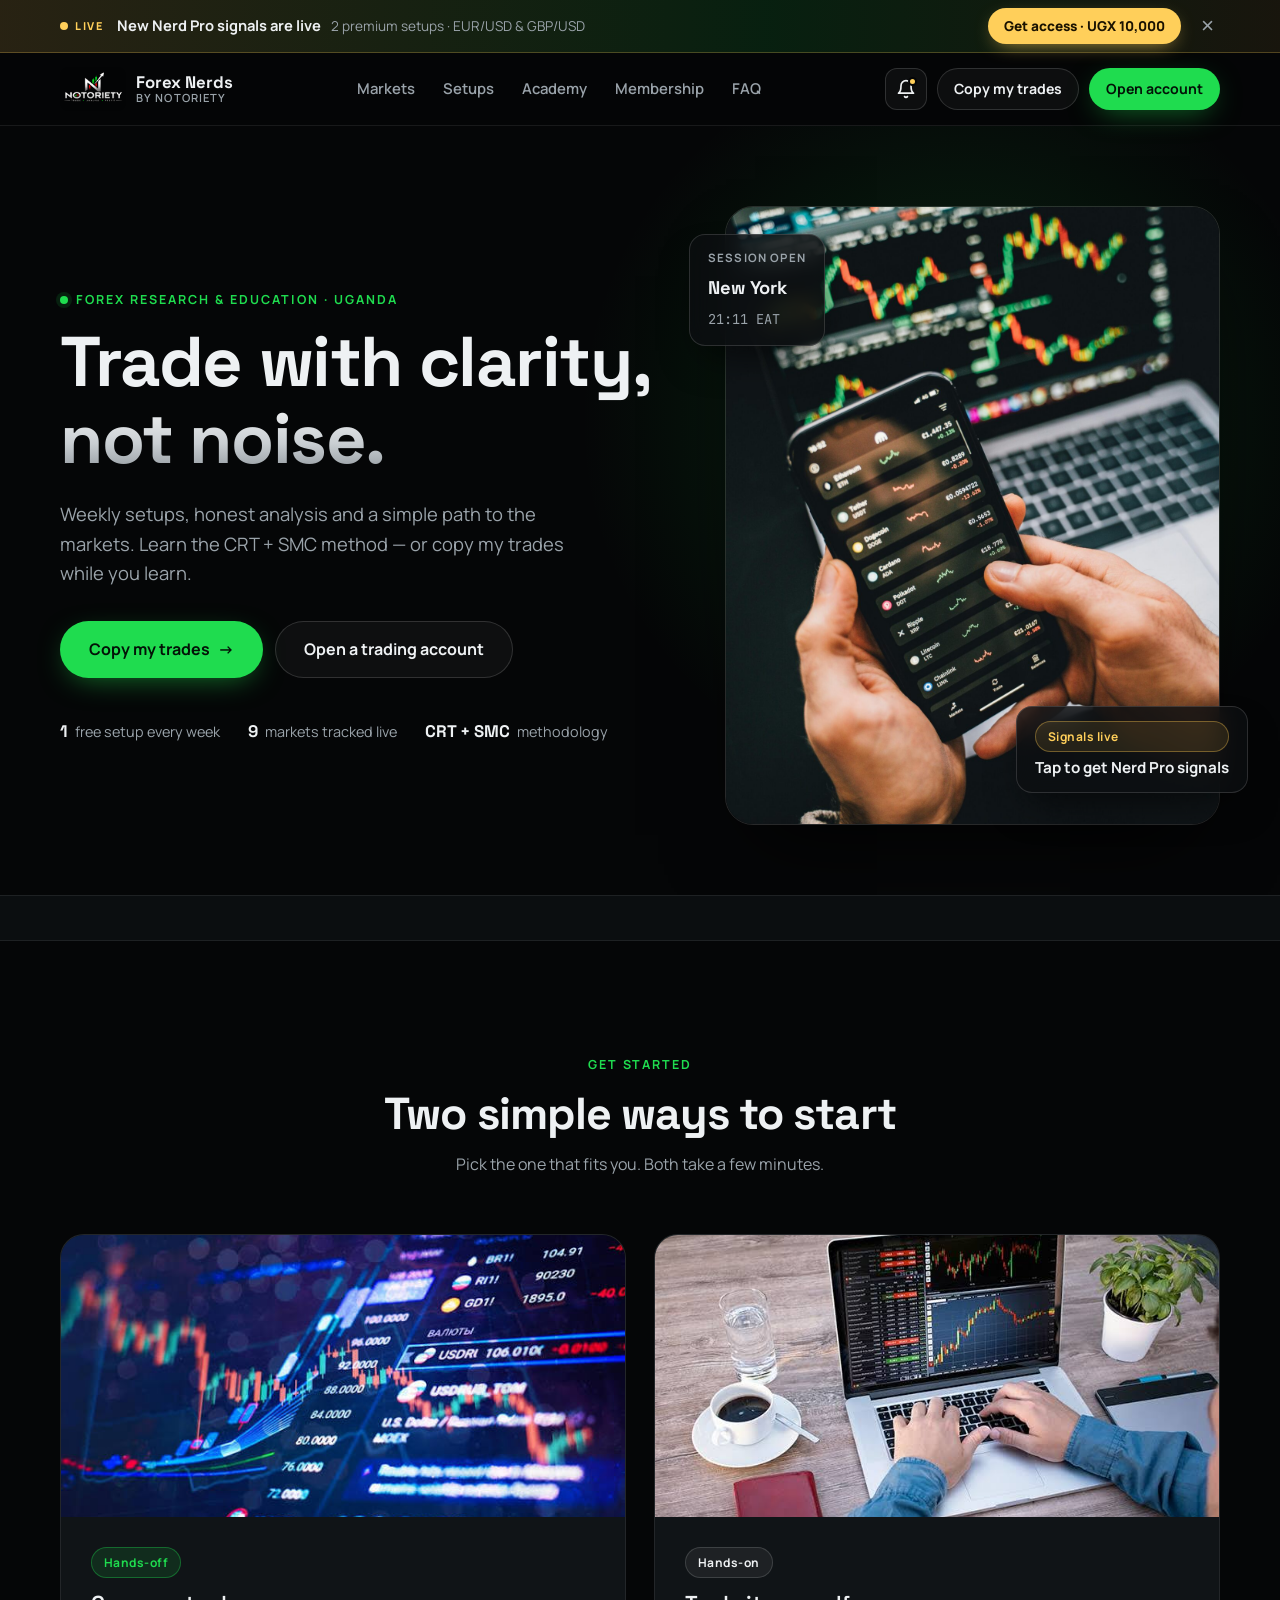
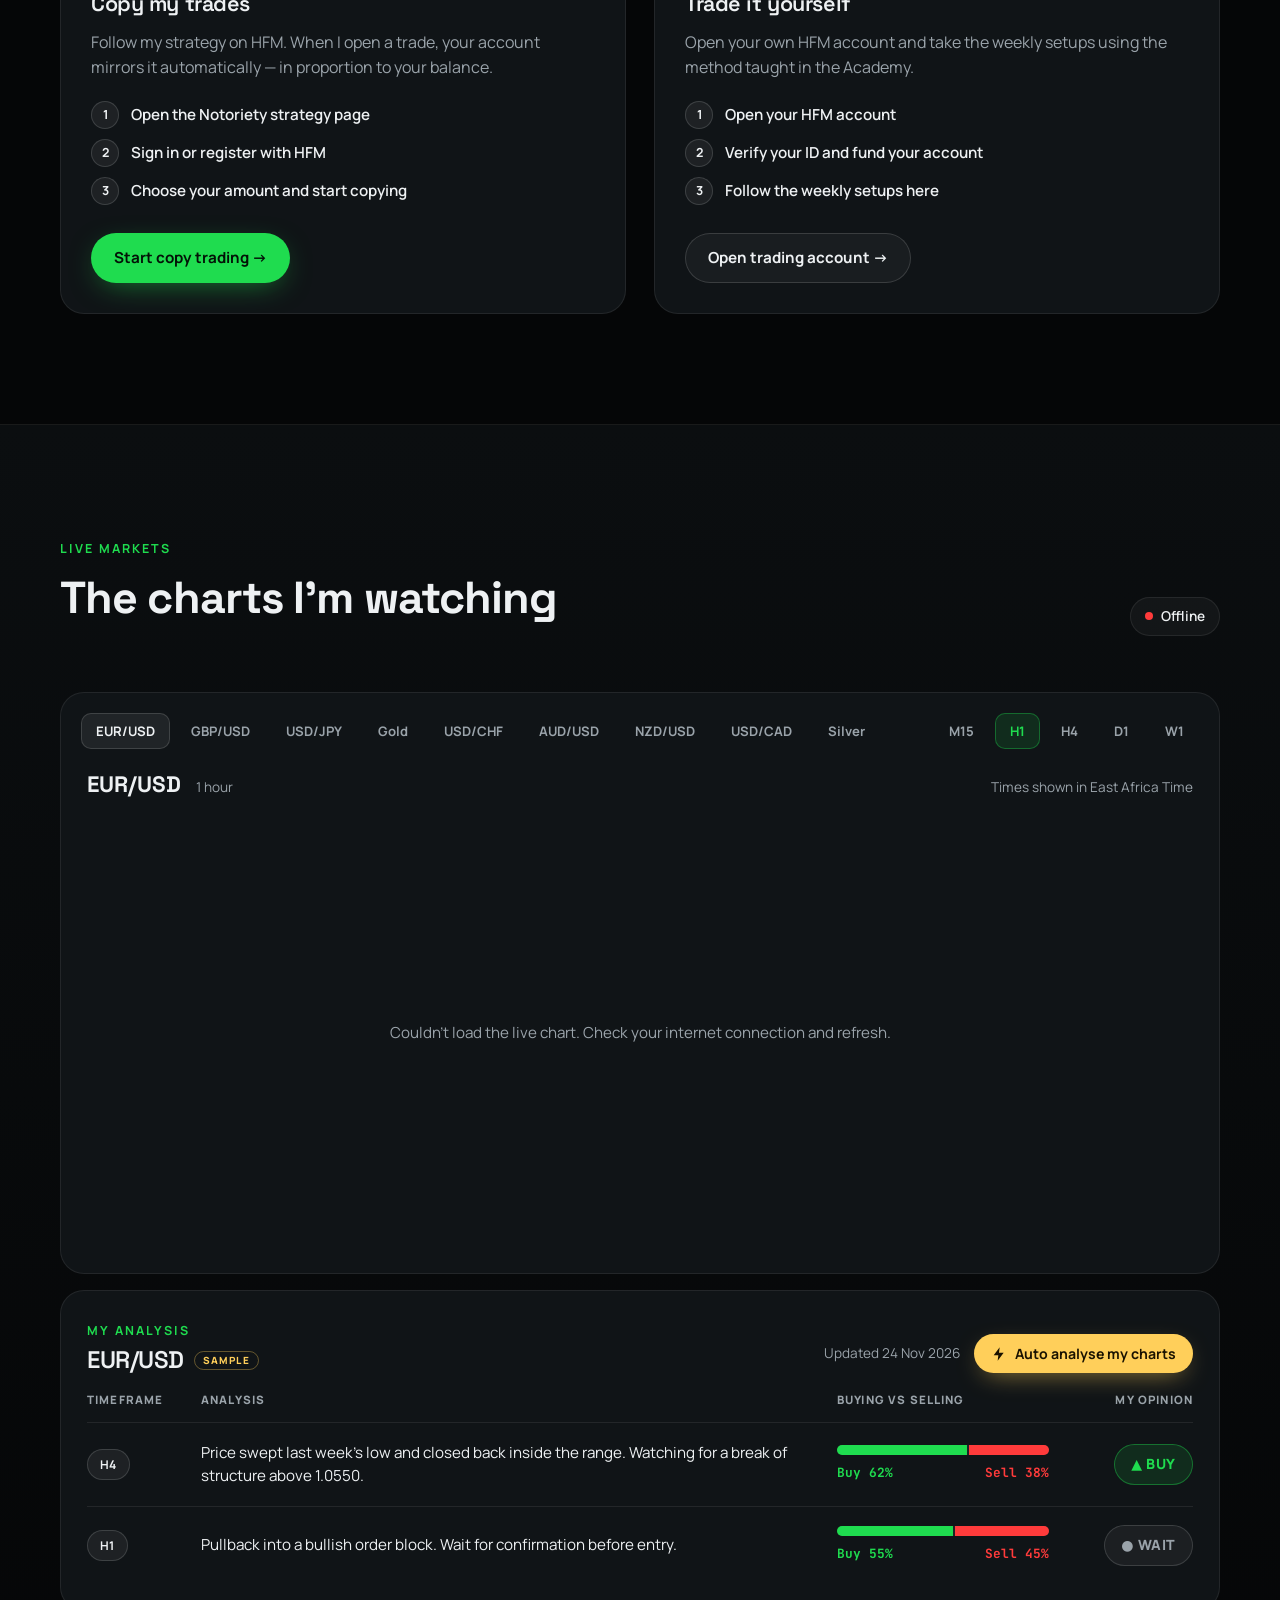
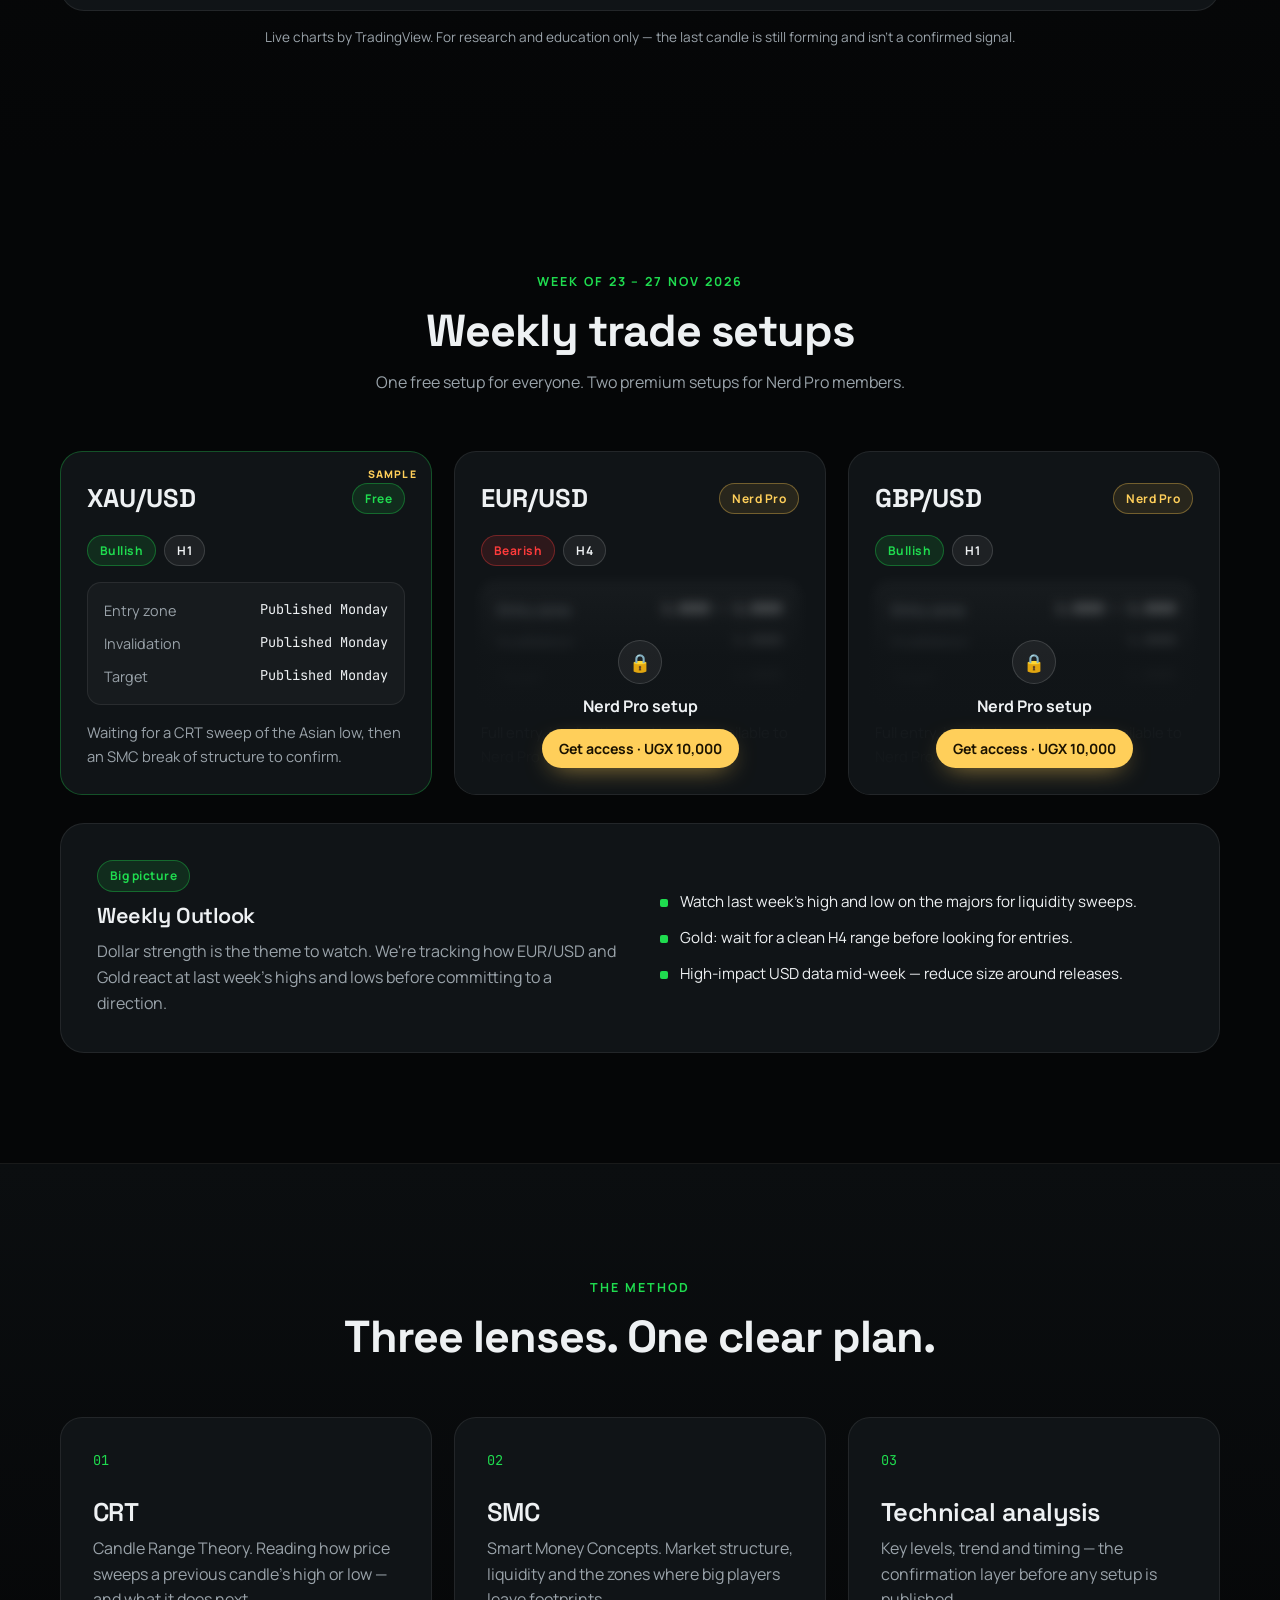
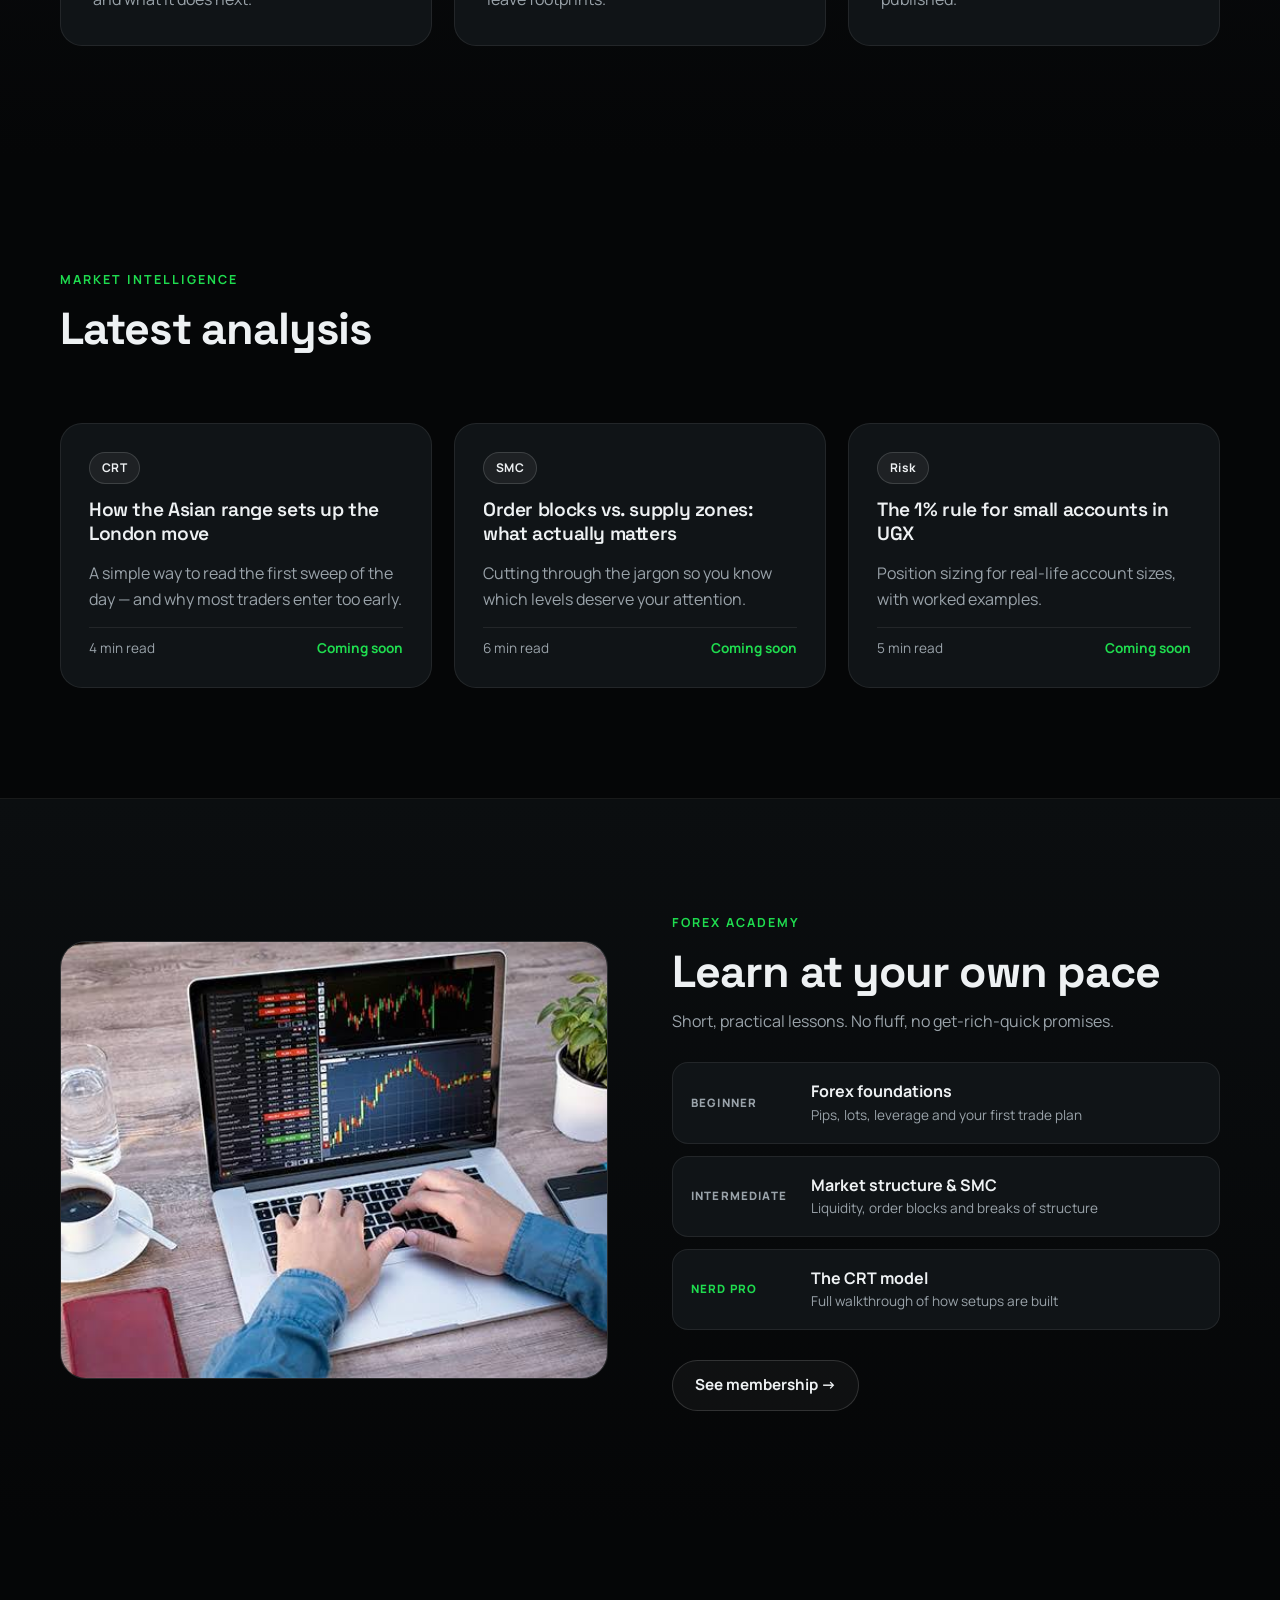
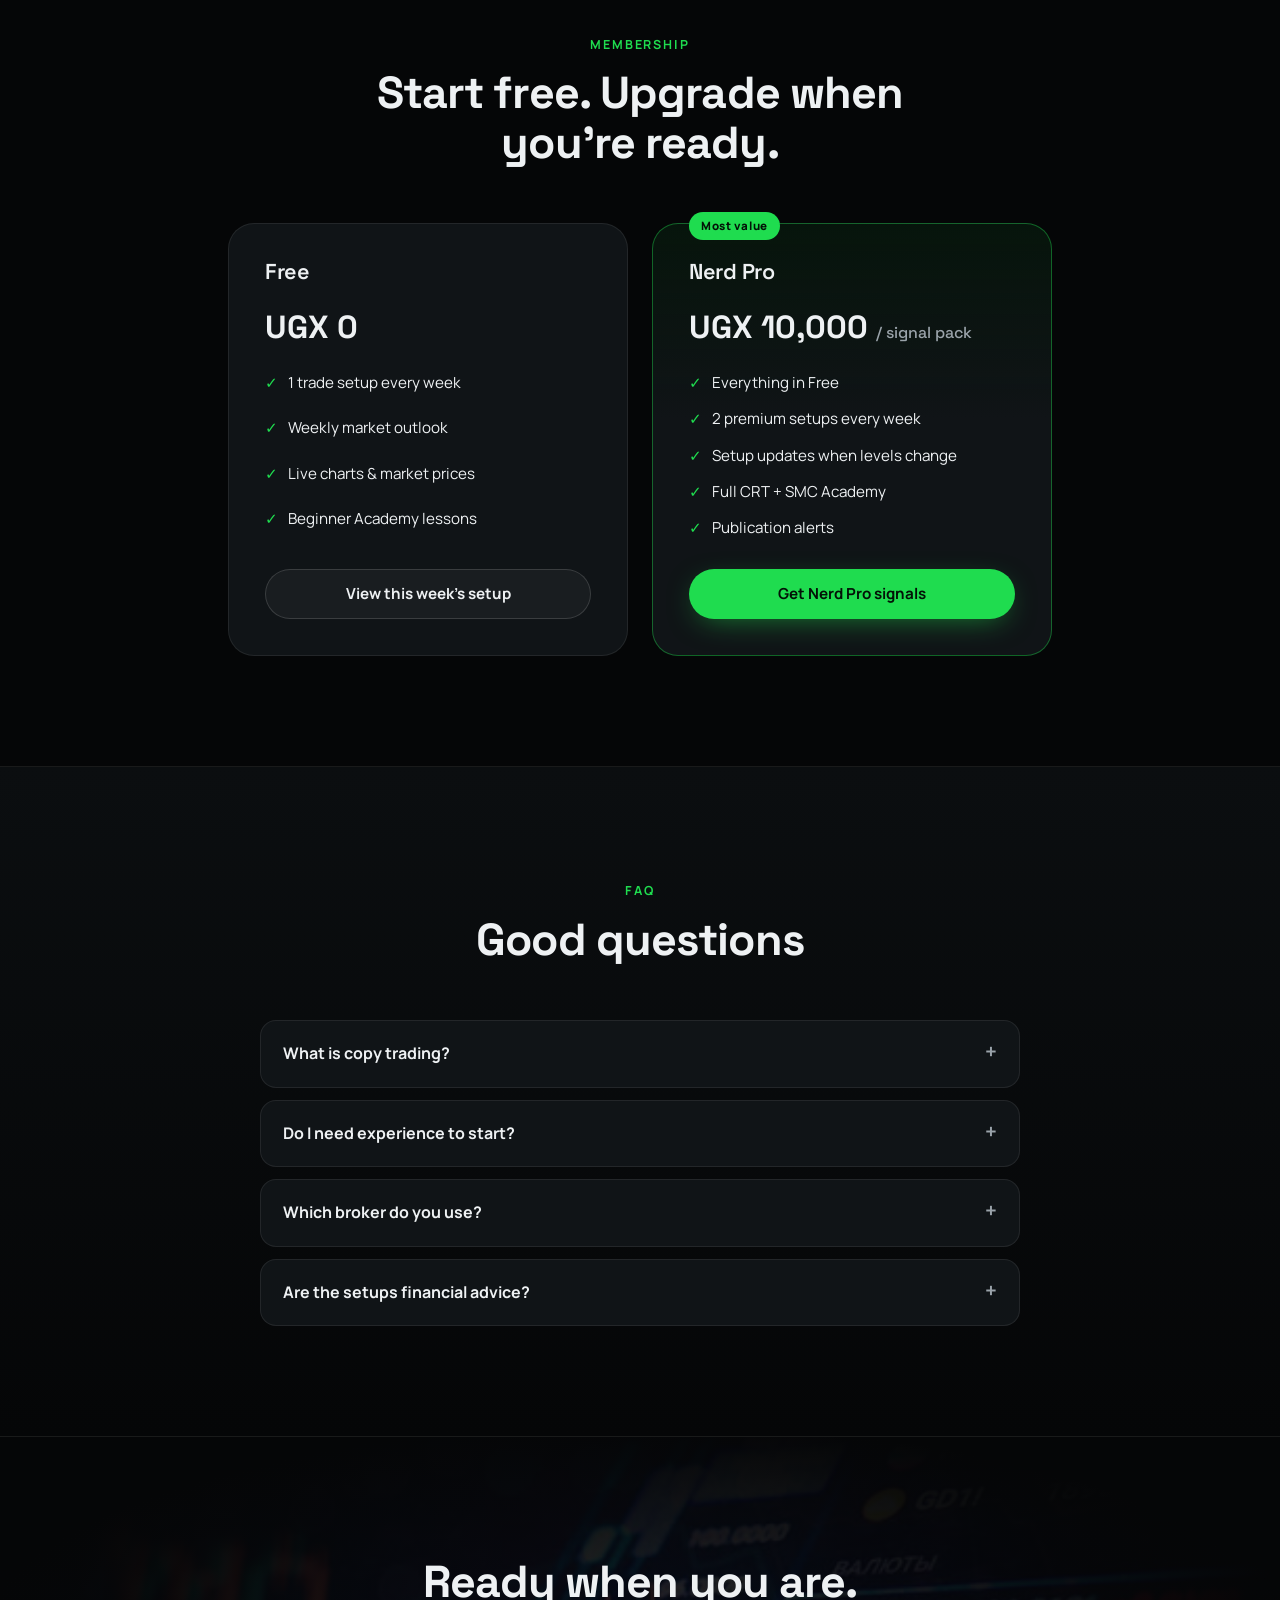
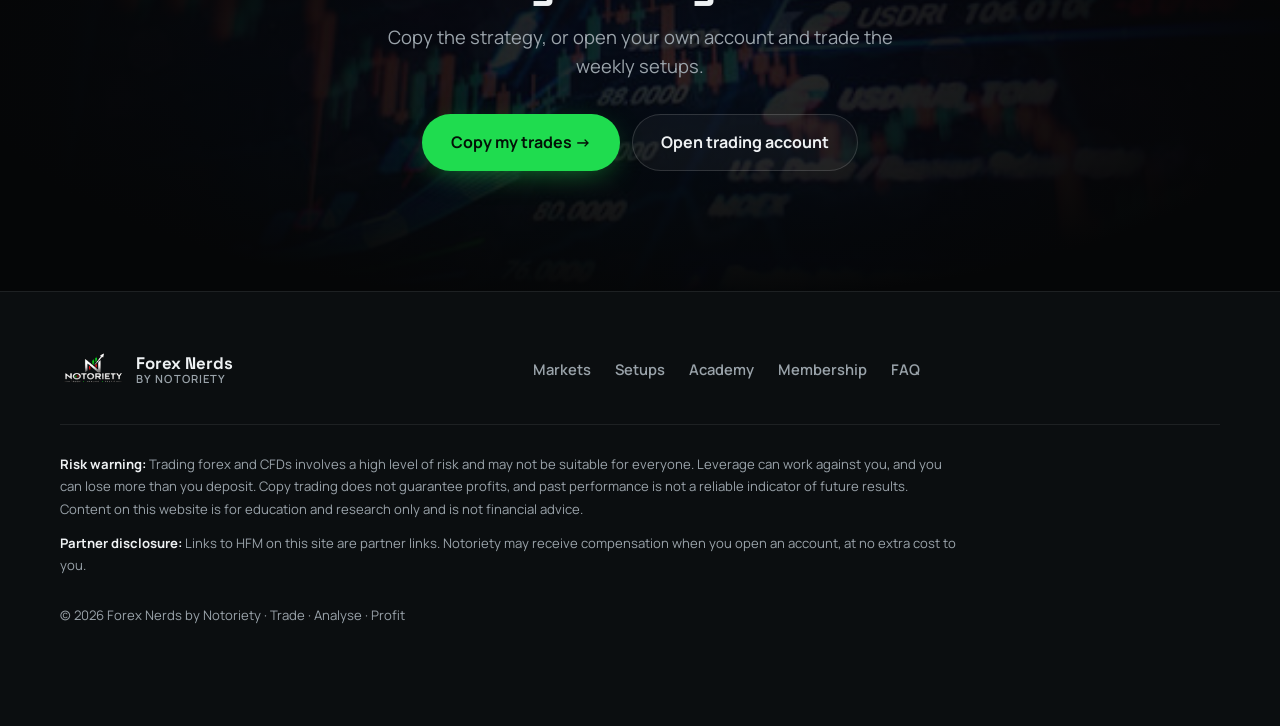
<file: website/index.html>
<!DOCTYPE html>
<html lang="en">
<head>
  <meta charset="UTF-8" />
  <meta name="viewport" content="width=device-width, initial-scale=1.0" />
  <title>Forex Nerds by Notoriety — Trade · Analyse · Profit</title>
  <meta name="description" content="Forex research and education from Notoriety. Weekly setups, CRT + SMC analysis, live charts and copy trading — built for traders in Uganda and beyond." />
  <meta property="og:title" content="Forex Nerds by Notoriety" />
  <meta property="og:description" content="Weekly setups, CRT + SMC analysis, live charts and copy trading." />
  <meta property="og:image" content="assets/logo.jpg" />
  <meta name="theme-color" content="#050607" />
  <link rel="icon" href="assets/logo.jpg" />
  <link rel="preconnect" href="https://fonts.googleapis.com" />
  <link rel="preconnect" href="https://fonts.gstatic.com" crossorigin />
  <link href="https://fonts.googleapis.com/css2?family=Space+Grotesk:wght@500;600;700&family=Manrope:wght@400;500;600;700&family=JetBrains+Mono:wght@500&display=swap" rel="stylesheet" />
  <link rel="stylesheet" href="styles.css" />
</head>
<body>

  <!-- ================= SIGNALS ANNOUNCEMENT ================= -->
  <div class="announce" id="announce" hidden>
    <div class="wrap announce__inner">
      <span class="announce__live"><span class="announce__ping"></span>LIVE</span>
      <p class="announce__text"><strong id="announceHead">New Nerd Pro signals are live</strong><span class="announce__detail" id="announceDetail"></span></p>
      <button class="announce__btn" data-access>Get access · <span data-amount>UGX 10,000</span></button>
      <button class="announce__close" id="announceClose" aria-label="Dismiss">×</button>
    </div>
  </div>

  <!-- ================= NAV ================= -->
  <header class="nav" id="top">
    <div class="wrap nav__inner">
      <a href="#top" class="brand" aria-label="Forex Nerds by Notoriety home">
        <img src="assets/logo.jpg" alt="Notoriety logo" />
        <span class="brand__text">Forex Nerds<small>by Notoriety</small></span>
      </a>
      <nav class="nav__links" id="navLinks" aria-label="Main">
        <a href="#markets">Markets</a>
        <a href="#setups">Setups</a>
        <a href="#academy">Academy</a>
        <a href="#membership">Membership</a>
        <a href="#faq">FAQ</a>
        <a href="#" data-link="openAccount" target="_blank" rel="noopener" class="btn btn--sm btn--primary nav__cta-mobile">Open account</a>
      </nav>
      <div class="nav__right">
        <button class="bell" id="bell" data-access aria-label="Nerd Pro signals" hidden><svg viewBox="0 0 24 24" width="20" height="20" fill="none" stroke="currentColor" stroke-width="2" stroke-linecap="round" stroke-linejoin="round"><path d="M18 8a6 6 0 0 0-12 0c0 7-3 9-3 9h18s-3-2-3-9"/><path d="M13.73 21a2 2 0 0 1-3.46 0"/></svg><span class="bell__dot"></span></button>
        <a href="#" data-link="copyTrading" target="_blank" rel="noopener" class="btn btn--sm btn--ghost hide-sm">Copy my trades</a>
        <a href="#" data-link="openAccount" target="_blank" rel="noopener" class="btn btn--sm btn--primary hide-sm">Open account</a>
        <button class="nav__toggle" id="navToggle" aria-label="Open menu" aria-expanded="false"><span></span><span></span></button>
      </div>
    </div>
  </header>

  <main>

    <!-- ================= HERO ================= -->
    <section class="hero">
      <div class="hero__glow"></div>
      <div class="wrap hero__grid">
        <div class="hero__copy reveal">
          <p class="eyebrow"><span class="dot"></span> Forex research &amp; education · Uganda</p>
          <h1>Trade with clarity,<br /><span class="silver">not noise.</span></h1>
          <p class="lead">Weekly setups, honest analysis and a simple path to the markets. Learn the CRT + SMC method — or copy my trades while you learn.</p>
          <div class="hero__actions">
            <a href="#" data-link="copyTrading" target="_blank" rel="noopener" class="btn btn--primary btn--lg">
              Copy my trades <span aria-hidden="true">→</span>
            </a>
            <a href="#" data-link="openAccount" target="_blank" rel="noopener" class="btn btn--ghost btn--lg">Open a trading account</a>
          </div>
          <ul class="hero__trust">
            <li><strong>1</strong> free setup every week</li>
            <li><strong>9</strong> markets tracked live</li>
            <li><strong>CRT + SMC</strong> methodology</li>
          </ul>
        </div>

        <div class="hero__visual reveal">
          <div class="hero__img">
            <img src="assets/phone-charts.jpg" alt="Trader checking live market prices on a phone" />
          </div>
          <div class="float-card float-card--top">
            <span class="float-card__label" id="sessionLabel">Market session</span>
            <span class="float-card__price" id="sessionName">—</span>
            <span class="float-card__sub muted small" id="sessionTime"></span>
          </div>
          <div class="float-card float-card--bottom">
            <span class="pill pill--green">Free setup</span>
            <span class="float-card__title" id="heroSetup">This week's free setup is live</span>
          </div>
        </div>
      </div>
    </section>

    <!-- ================= TICKER ================= -->
    <div class="ticker" aria-label="Live market prices" id="ticker"></div>

    <!-- ================= TWO WAYS TO START ================= -->
    <section class="section" id="start">
      <div class="wrap">
        <div class="section__head reveal">
          <p class="eyebrow">Get started</p>
          <h2>Two simple ways to start</h2>
          <p class="muted">Pick the one that fits you. Both take a few minutes.</p>
        </div>

        <div class="paths">
          <article class="path reveal">
            <div class="path__img"><img src="assets/market-board.jpg" alt="Market data board" loading="lazy" /></div>
            <div class="path__body">
              <span class="pill pill--green">Hands-off</span>
              <h3>Copy my trades</h3>
              <p class="muted">Follow my strategy on HFM. When I open a trade, your account mirrors it automatically — in proportion to your balance.</p>
              <ol class="steps">
                <li>Open the Notoriety strategy page</li>
                <li>Sign in or register with HFM</li>
                <li>Choose your amount and start copying</li>
              </ol>
              <a href="#" data-link="copyTrading" target="_blank" rel="noopener" class="btn btn--primary">Start copy trading →</a>
            </div>
          </article>

          <article class="path reveal">
            <div class="path__img"><img src="assets/laptop-trader.jpg" alt="Trader analysing charts on a laptop" loading="lazy" /></div>
            <div class="path__body">
              <span class="pill">Hands-on</span>
              <h3>Trade it yourself</h3>
              <p class="muted">Open your own HFM account and take the weekly setups using the method taught in the Academy.</p>
              <ol class="steps">
                <li>Open your HFM account</li>
                <li>Verify your ID and fund your account</li>
                <li>Follow the weekly setups here</li>
              </ol>
              <a href="#" data-link="openAccount" target="_blank" rel="noopener" class="btn btn--ghost">Open trading account →</a>
            </div>
          </article>
        </div>
      </div>
    </section>

    <!-- ================= LIVE MARKETS ================= -->
    <section class="section section--alt" id="markets">
      <div class="wrap">
        <div class="section__head section__head--row reveal">
          <div>
            <p class="eyebrow">Live markets</p>
            <h2>The charts I'm watching</h2>
          </div>
          <div class="status is-live" id="status"><span class="status__dot"></span><span id="statusText">Live</span></div>
        </div>

        <div class="chart-card reveal">
          <div class="chart-card__bar">
            <div class="chips" id="symbolChips" role="tablist" aria-label="Instrument"></div>
            <div class="chips chips--tf" id="tfChips" role="tablist" aria-label="Timeframe"></div>
          </div>
          <div class="chart-card__info">
            <div>
              <span class="chart-card__sym" id="chartSym">EUR/USD</span>
              <span class="muted small" id="chartTf">1 hour</span>
            </div>
            <span class="muted small">Times shown in East Africa Time</span>
          </div>
          <div class="chart" id="chart"><div class="chart__msg" id="chartMsg">Loading live chart…</div></div>
        </div>
        <!-- My analysis for the selected instrument -->
        <div class="ana reveal" id="ana">
          <div class="ana__head">
            <div>
              <p class="eyebrow">My analysis</p>
              <h3 id="anaTitle">EUR/USD</h3>
            </div>
            <div class="ana__actions">
              <span class="muted small" id="anaUpdated"></span>
              <button class="btn btn--sm btn--gold btn-auto" id="autoBtn">
                <svg viewBox="0 0 24 24" width="16" height="16" fill="currentColor" aria-hidden="true"><path d="M13 2 4 14h7l-1 8 9-12h-7l1-8z"/></svg>
                <span>Auto analyse my charts</span>
              </button>
            </div>
          </div>
          <table class="ana__table">
            <thead>
              <tr><th>Timeframe</th><th>Analysis</th><th>Buying vs selling</th><th>My opinion</th></tr>
            </thead>
            <tbody id="anaBody"></tbody>
          </table>
        </div>

        <!-- ⚡ Auto analysis: upload screenshots -->
        <div class="auto" id="auto" hidden aria-live="polite">
          <div class="auto__head">
            <div>
              <p class="eyebrow eyebrow--gold">⚡ Auto analysis</p>
              <h3 id="autoTitle">Upload your charts</h3>
              <p class="muted small" id="autoSub">One screenshot per timeframe, same pair. We'll read them with the CRT + SMC method.</p>
            </div>
            <button class="auto__close" id="autoClose" aria-label="Close">×</button>
          </div>

          <!-- Step 1: upload -->
          <div class="auto__pane" id="paneUpload">
            <div class="uploads">
              <div class="up__tile" data-slot="0" tabindex="0" role="button" aria-label="Add H4 screenshot">
                <span class="up__tf">H4</span>
                <span class="up__empty"><span class="up__icon">＋</span><span>Add screenshot</span></span>
                <img alt="" hidden />
                <button class="up__x" type="button" aria-label="Remove" hidden>×</button>
              </div>
              <div class="up__tile" data-slot="1" tabindex="0" role="button" aria-label="Add H1 screenshot">
                <span class="up__tf">H1</span>
                <span class="up__empty"><span class="up__icon">＋</span><span>Add screenshot</span></span>
                <img alt="" hidden />
                <button class="up__x" type="button" aria-label="Remove" hidden>×</button>
              </div>
              <div class="up__tile" data-slot="2" tabindex="0" role="button" aria-label="Add M15 or M5 screenshot">
                <span class="up__tf up__tf--switch">
                  <button type="button" class="tfsw is-on" data-low="M15">M15</button><button type="button" class="tfsw" data-low="M5">M5</button>
                </span>
                <span class="up__empty"><span class="up__icon">＋</span><span>Add screenshot</span></span>
                <img alt="" hidden />
                <button class="up__x" type="button" aria-label="Remove" hidden>×</button>
              </div>
            </div>
            <input type="file" id="upInput" accept="image/png,image/jpeg,image/webp" hidden />
            <button class="btn btn--gold btn--block btn--lg" id="analyseBtn" disabled><span id="analyseLabel">Add 3 screenshots to start</span></button>
            <p class="muted small center">Tip: crop to the candles and price scale. Clear, uncluttered charts read best.</p>
          </div>

          <!-- Step 2: working -->
          <div class="auto__pane auto__loading" id="paneLoading" hidden>
            <div class="scan" aria-hidden="true"><span class="scan__line"></span>
              <svg viewBox="0 0 120 50" preserveAspectRatio="none"><polyline points="0,38 12,30 22,34 34,18 46,24 58,10 70,20 82,14 94,28 106,22 120,8" /></svg>
            </div>
            <ol class="auto__steps" id="autoSteps">
              <li>Reading the H4 narrative &amp; range</li>
              <li>Checking H1 for liquidity sweeps</li>
              <li>Looking for CHOCH &amp; fair value gaps</li>
              <li>Weighing bullish vs bearish evidence</li>
            </ol>
          </div>

          <!-- Error -->
          <div class="auto__pane auto__error" id="paneError" hidden>
            <p id="errText"></p>
            <button class="btn btn--sm btn--ghost" id="errBack">← Back to my screenshots</button>
          </div>

          <!-- Step 3: result -->
          <div class="auto__pane res" id="paneResult" hidden>
            <div class="odds">
              <div class="odds__side odds__side--bull"><span class="odds__num" id="oBull">50%</span><span class="odds__lbl">Bullish chance</span></div>
              <div class="odds__side odds__side--bear"><span class="odds__num" id="oBear">50%</span><span class="odds__lbl">Bearish chance</span></div>
              <div class="odds__bar"><span class="meter__buy" id="oBullBar"></span><span class="meter__sell" id="oBearBar"></span></div>
            </div>
            <p class="res__headline" id="resHeadline"></p>

            <div class="res__block">
              <div class="seg" id="tfTabs" role="tablist"></div>
              <div class="tfcard" id="tfCard"></div>
            </div>

            <div class="res__block">
              <h4>What the system spotted</h4>
              <div class="chipset" id="conceptChips"></div>
            </div>

            <div class="res__block" id="levelsBlock">
              <h4>Key levels to watch</h4>
              <ul class="levels" id="levelList"></ul>
            </div>

            <div class="res__cases">
              <div class="case case--bull"><h4>Would strengthen the bullish side</h4><ul id="bullCase"></ul></div>
              <div class="case case--bear"><h4>Would strengthen the bearish side</h4><ul id="bearCase"></ul></div>
            </div>

            <div class="res__foot">
              <button class="btn btn--ghost btn--sm" id="newAnalysis">↻ Analyse new charts</button>
              <p class="muted small">Chances are estimates from the visible chart, not predictions. This is educational analysis, not a signal or financial advice.</p>
            </div>
          </div>
        </div>

        <p class="muted small center">Live charts by TradingView. For research and education only — the last candle is still forming and isn't a confirmed signal.</p>
      </div>
    </section>

    <!-- ================= SETUPS ================= -->
    <section class="section" id="setups">
      <div class="wrap">
        <div class="section__head reveal">
          <p class="eyebrow" id="weekLabel">This week</p>
          <h2>Weekly trade setups</h2>
          <p class="muted">One free setup for everyone. Two premium setups for Nerd Pro members.</p>
        </div>

        <div class="setups" id="setupList"></div>

        <div class="outlook reveal" id="outlook">
          <div class="outlook__text">
            <span class="pill pill--green">Big picture</span>
            <h3 id="outlookTitle"></h3>
            <p class="muted" id="outlookSummary"></p>
          </div>
          <ul class="outlook__list" id="outlookPoints"></ul>
        </div>
      </div>
    </section>

    <!-- ================= METHOD ================= -->
    <section class="section section--alt" id="method">
      <div class="wrap">
        <div class="section__head reveal">
          <p class="eyebrow">The method</p>
          <h2>Three lenses. One clear plan.</h2>
        </div>
        <div class="method">
          <div class="method__item reveal">
            <span class="method__num">01</span>
            <h3>CRT</h3>
            <p class="muted">Candle Range Theory. Reading how price sweeps a previous candle's high or low — and what it does next.</p>
          </div>
          <div class="method__item reveal">
            <span class="method__num">02</span>
            <h3>SMC</h3>
            <p class="muted">Smart Money Concepts. Market structure, liquidity and the zones where big players leave footprints.</p>
          </div>
          <div class="method__item reveal">
            <span class="method__num">03</span>
            <h3>Technical analysis</h3>
            <p class="muted">Key levels, trend and timing — the confirmation layer before any setup is published.</p>
          </div>
        </div>
      </div>
    </section>

    <!-- ================= ANALYSIS ================= -->
    <section class="section" id="analysis">
      <div class="wrap">
        <div class="section__head section__head--row reveal">
          <div>
            <p class="eyebrow">Market intelligence</p>
            <h2>Latest analysis</h2>
          </div>
        </div>
        <div class="cards" id="analysisList"></div>
      </div>
    </section>

    <!-- ================= ACADEMY ================= -->
    <section class="section section--alt" id="academy">
      <div class="wrap academy">
        <div class="academy__img reveal">
          <img src="assets/laptop-trader.jpg" alt="Learning to trade on a laptop" loading="lazy" />
        </div>
        <div class="academy__copy reveal">
          <p class="eyebrow">Forex Academy</p>
          <h2>Learn at your own pace</h2>
          <p class="muted">Short, practical lessons. No fluff, no get-rich-quick promises.</p>
          <ul class="courses">
            <li><span class="course__lvl">Beginner</span><div><strong>Forex foundations</strong><span class="muted small">Pips, lots, leverage and your first trade plan</span></div></li>
            <li><span class="course__lvl">Intermediate</span><div><strong>Market structure &amp; SMC</strong><span class="muted small">Liquidity, order blocks and breaks of structure</span></div></li>
            <li><span class="course__lvl course__lvl--pro">Nerd Pro</span><div><strong>The CRT model</strong><span class="muted small">Full walkthrough of how setups are built</span></div></li>
          </ul>
          <a href="#membership" class="btn btn--ghost">See membership →</a>
        </div>
      </div>
    </section>

    <!-- ================= MEMBERSHIP ================= -->
    <section class="section" id="membership">
      <div class="wrap">
        <div class="section__head reveal">
          <p class="eyebrow">Membership</p>
          <h2>Start free. Upgrade when you're ready.</h2>
        </div>
        <div class="plans">
          <div class="plan reveal">
            <h3>Free</h3>
            <p class="plan__price">UGX 0</p>
            <ul class="plan__list">
              <li>1 trade setup every week</li>
              <li>Weekly market outlook</li>
              <li>Live charts &amp; market prices</li>
              <li>Beginner Academy lessons</li>
            </ul>
            <a href="#setups" class="btn btn--ghost btn--block">View this week's setup</a>
          </div>
          <div class="plan plan--pro reveal">
            <span class="plan__badge">Most value</span>
            <h3>Nerd Pro</h3>
            <p class="plan__price" id="proPrice">Launching soon</p>
            <ul class="plan__list">
              <li>Everything in Free</li>
              <li>2 premium setups every week</li>
              <li>Setup updates when levels change</li>
              <li>Full CRT + SMC Academy</li>
              <li>Publication alerts</li>
            </ul>
            <a href="#" id="proCta" class="btn btn--primary btn--block">Join the waitlist</a>
          </div>
        </div>
      </div>
    </section>

    <!-- ================= FAQ ================= -->
    <section class="section section--alt" id="faq">
      <div class="wrap wrap--narrow">
        <div class="section__head reveal">
          <p class="eyebrow">FAQ</p>
          <h2>Good questions</h2>
        </div>
        <div class="faq">
          <details class="reveal"><summary>What is copy trading?</summary><p>Copy trading lets your HFM account automatically mirror the trades I place on my strategy. You stay in control — you choose how much to allocate and can stop copying at any time. Past results never guarantee future results.</p></details>
          <details class="reveal"><summary>Do I need experience to start?</summary><p>No. Start with the free weekly setup and the beginner lessons. If you'd rather not trade manually yet, copy trading lets you take part while you learn.</p></details>
          <details class="reveal"><summary>Which broker do you use?</summary><p>I trade with HFM. You can open an account through the "Open account" button on this page. Funding options, including mobile money, depend on what HFM offers in your country.</p></details>
          <details class="reveal"><summary>Are the setups financial advice?</summary><p>No. Everything on Forex Nerds is research and education. Always do your own analysis, use a stop loss and only risk money you can afford to lose.</p></details>
        </div>
      </div>
    </section>

    <!-- ================= FINAL CTA ================= -->
    <section class="cta-band">
      <div class="cta-band__bg"><img src="assets/market-board.jpg" alt="" loading="lazy" /></div>
      <div class="wrap cta-band__inner reveal">
        <h2>Ready when you are.</h2>
        <p class="lead">Copy the strategy, or open your own account and trade the weekly setups.</p>
        <div class="hero__actions hero__actions--center">
          <a href="#" data-link="copyTrading" target="_blank" rel="noopener" class="btn btn--primary btn--lg">Copy my trades →</a>
          <a href="#" data-link="openAccount" target="_blank" rel="noopener" class="btn btn--ghost btn--lg">Open trading account</a>
        </div>
      </div>
    </section>
  </main>

  <!-- ================= FOOTER ================= -->
  <footer class="footer">
    <div class="wrap">
      <div class="footer__top">
        <a href="#top" class="brand"><img src="assets/logo.jpg" alt="Notoriety logo" /><span class="brand__text">Forex Nerds<small>by Notoriety</small></span></a>
        <nav class="footer__links" aria-label="Footer">
          <a href="#markets">Markets</a><a href="#setups">Setups</a><a href="#academy">Academy</a><a href="#membership">Membership</a><a href="#faq">FAQ</a>
        </nav>
        <div class="socials" id="socials"></div>
      </div>
      <div class="footer__risk">
        <p><strong>Risk warning:</strong> Trading forex and CFDs involves a high level of risk and may not be suitable for everyone. Leverage can work against you, and you can lose more than you deposit. Copy trading does not guarantee profits, and past performance is not a reliable indicator of future results. Content on this website is for education and research only and is not financial advice.</p>
        <p><strong>Partner disclosure:</strong> Links to HFM on this site are partner links. Notoriety may receive compensation when you open an account, at no extra cost to you.</p>
      </div>
      <p class="footer__copy">© <span id="year"></span> Forex Nerds by Notoriety · Trade · Analyse · Profit</p>
    </div>
  </footer>

  <!-- Mobile sticky action bar -->
  <div class="mobile-bar">
    <a href="#" data-link="copyTrading" target="_blank" rel="noopener" class="btn btn--primary">Copy trades</a>
    <a href="#" data-link="openAccount" target="_blank" rel="noopener" class="btn btn--ghost">Open account</a>
  </div>

  <!-- ================= NERD PRO ACCESS MODAL ================= -->
  <div class="modal" id="payModal" role="dialog" aria-modal="true" aria-labelledby="payTitle" hidden>
    <div class="modal__backdrop" data-close></div>
    <div class="modal__panel">
      <button class="modal__x" data-close aria-label="Close">×</button>

      <!-- Step 1: request -->
      <section class="pstep" data-step="1">
        <span class="pill pill--gold">Nerd Pro signals</span>
        <h3 id="payTitle">Get this week's signals</h3>
        <div class="paysum">
          <div><span class="muted small">Access</span><strong class="paysum__amt" data-amount>UGX 10,000</strong></div>
          <ul class="paysum__list">
            <li id="paySignalDetail">2 premium setups</li>
            <li>Entry, stop loss &amp; targets</li>
            <li>Delivered on Telegram</li>
          </ul>
        </div>
        <label class="field field--plain">
          <input id="payName" type="text" autocomplete="name" placeholder="Your name (optional)" maxlength="60" />
        </label>
        <button class="btn btn--tg btn--block btn--lg" id="requestBtn">
          <svg viewBox="0 0 24 24" width="20" height="20" fill="currentColor"><path d="M9.78 18.65l.28-4.23 7.68-6.92c.34-.31-.07-.46-.52-.19L7.74 13.3 3.64 12c-.88-.25-.89-.86.2-1.3l15.97-6.16c.73-.33 1.43.18 1.15 1.3l-2.72 12.81c-.19.91-.74 1.13-1.5.71L12.6 16.3l-1.99 1.93c-.23.23-.42.42-.83.42z"/></svg>
          <span>Request on Telegram</span>
        </button>
      </section>

      <!-- Step 2: reminder -->
      <section class="pstep" data-step="2" hidden>
        <div class="clip-anim" aria-hidden="true">📎</div>
        <h3 class="center">Don't forget your proof of payment</h3>
        <p class="muted center">Attach a screenshot of your <strong data-amount>UGX 10,000</strong> payment to the Telegram message so your signals can be sent.</p>
        <div class="payto payto--pay">
          <div class="payto__row"><span class="muted small">Send payment to</span><strong class="mono" id="payNumber">0794378419</strong><button class="copy" data-copy="#payNumber">Copy</button></div>
        </div>
        <div class="tgmsg"><pre id="tgMessage"></pre><button class="copy" data-copy="#tgMessage">Copy</button></div>
        <a class="btn btn--tg btn--block btn--lg" id="tgBtn" href="#" target="_blank" rel="noopener"><span>Got it — open Telegram</span></a>
        <button class="back center-self" data-back="1">← Back</button>
      </section>
    </div>
  </div>

  <div class="toast" id="toast" role="status" aria-live="polite"></div>

  <script src="content.js"></script>
  <script src="app.js"></script>
</body>
</html>
</file>
<file: website/styles.css>
/* =========================================================
   Forex Nerds by Notoriety — styles
   Palette taken from the Notoriety logo: black, silver,
   candle green and candle red.
   ========================================================= */
:root {
  --bg: #050607;
  --bg-2: #0b0e10;
  --card: #101417;
  --card-2: #151a1e;
  --line: rgba(255, 255, 255, 0.08);
  --line-2: rgba(255, 255, 255, 0.14);
  --text: #eef1f3;
  --muted: #9aa3aa;
  --green: #1fdc4f;
  --green-soft: rgba(31, 220, 79, 0.12);
  --red: #ff3b3b;
  --red-soft: rgba(255, 59, 59, 0.12);
  --radius: 18px;
  --radius-sm: 12px;
  --head: "Space Grotesk", system-ui, sans-serif;
  --body: "Manrope", system-ui, sans-serif;
  --mono: "JetBrains Mono", ui-monospace, monospace;
}

* { box-sizing: border-box; margin: 0; padding: 0; }
html { scroll-behavior: smooth; scroll-padding-top: 84px; }
body {
  background: var(--bg);
  color: var(--text);
  font-family: var(--body);
  font-size: 16px;
  line-height: 1.6;
  -webkit-font-smoothing: antialiased;
  overflow-x: hidden;
}
img { display: block; max-width: 100%; }
a { color: inherit; text-decoration: none; }
ul, ol { list-style: none; }

.wrap { width: min(1160px, 100% - 40px); margin-inline: auto; }
.wrap--narrow { width: min(760px, 100% - 40px); }
.muted { color: var(--muted); }
.small { font-size: 0.85rem; }
.center { text-align: center; }
.mono { font-family: var(--mono); }

h1, h2, h3 { font-family: var(--head); line-height: 1.1; letter-spacing: -0.02em; }
h1 { font-size: clamp(2.6rem, 6vw, 4.4rem); font-weight: 700; }
h2 { font-size: clamp(1.9rem, 4vw, 2.8rem); font-weight: 700; }
h3 { font-size: 1.35rem; font-weight: 600; }
.lead { font-size: 1.15rem; color: var(--muted); max-width: 34rem; }

.silver {
  background: linear-gradient(180deg, #ffffff 0%, #c9ced2 55%, #7d858b 100%);
  -webkit-background-clip: text; background-clip: text; color: transparent;
}

.eyebrow {
  display: inline-flex; align-items: center; gap: 8px;
  font-size: 0.78rem; font-weight: 700; letter-spacing: 0.16em; text-transform: uppercase;
  color: var(--green); margin-bottom: 14px;
}
.dot { width: 8px; height: 8px; border-radius: 50%; background: var(--green); box-shadow: 0 0 0 4px var(--green-soft); }

/* ---------- Buttons ---------- */
.btn {
  display: inline-flex; align-items: center; justify-content: center; gap: 8px;
  padding: 12px 22px; border-radius: 999px; font-weight: 700; font-size: 0.95rem;
  border: 1px solid transparent; transition: transform .2s, background .2s, border-color .2s, box-shadow .2s;
  cursor: pointer; white-space: nowrap; font-family: var(--body);
}
.btn:hover { transform: translateY(-2px); }
.btn--primary { background: var(--green); color: #031207; box-shadow: 0 8px 30px -10px rgba(31,220,79,.6); }
.btn--primary:hover { box-shadow: 0 12px 36px -10px rgba(31,220,79,.8); }
.btn--ghost { background: rgba(255,255,255,.04); border-color: var(--line-2); color: var(--text); }
.btn--ghost:hover { border-color: rgba(255,255,255,.35); background: rgba(255,255,255,.07); }
.btn--sm { padding: 9px 16px; font-size: 0.88rem; }
.btn--lg { padding: 15px 28px; font-size: 1rem; }
.btn--block { width: 100%; }

.pill {
  display: inline-block; padding: 5px 12px; border-radius: 999px; font-size: 0.75rem; font-weight: 700;
  letter-spacing: .04em; background: rgba(255,255,255,.06); border: 1px solid var(--line-2); color: var(--text);
}
.pill--green { background: var(--green-soft); border-color: rgba(31,220,79,.35); color: var(--green); }
.pill--red { background: var(--red-soft); border-color: rgba(255,59,59,.35); color: var(--red); }
.pill--gold { background: rgba(255,200,80,.1); border-color: rgba(255,200,80,.35); color: #ffcf5a; }

/* ---------- Nav ---------- */
.nav {
  position: sticky; top: 0; z-index: 50;
  background: rgba(5,6,7,.72); backdrop-filter: blur(14px); -webkit-backdrop-filter: blur(14px);
  border-bottom: 1px solid var(--line);
}
.nav__inner { display: flex; align-items: center; justify-content: space-between; height: 72px; gap: 20px; }
.brand { display: flex; align-items: center; gap: 10px; }
.brand img { width: 66px; height: 44px; object-fit: cover; object-position: 50% 30%; border-radius: 8px; mix-blend-mode: lighten; }
.brand__text { font-family: var(--head); font-weight: 700; font-size: 1.05rem; line-height: 1.05; display: flex; flex-direction: column; }
.brand__text small { font-family: var(--body); font-weight: 600; font-size: .7rem; color: var(--muted); letter-spacing: .1em; text-transform: uppercase; }
.nav__links { display: flex; gap: 28px; font-weight: 600; font-size: .93rem; color: var(--muted); }
.nav__links a:hover { color: var(--text); }
.nav__cta-mobile { display: none; }
.nav__right { display: flex; align-items: center; gap: 10px; }
.nav__toggle { display: none; background: none; border: 1px solid var(--line-2); border-radius: 10px; width: 42px; height: 42px; cursor: pointer; flex-direction: column; justify-content: center; align-items: center; gap: 6px; }
.nav__toggle span { width: 18px; height: 2px; background: var(--text); border-radius: 2px; transition: .25s; }
.nav__toggle[aria-expanded="true"] span:first-child { transform: translateY(4px) rotate(45deg); }
.nav__toggle[aria-expanded="true"] span:last-child { transform: translateY(-4px) rotate(-45deg); }

/* ---------- Hero ---------- */
.hero { position: relative; padding: 80px 0 70px; overflow: hidden; }
.hero__glow {
  position: absolute; inset: -20% -10% auto auto; width: 70vw; height: 70vw; max-width: 900px; max-height: 900px;
  background: radial-gradient(circle, rgba(31,220,79,.16), transparent 60%); pointer-events: none;
}
.hero__grid { display: grid; grid-template-columns: 1.1fr .9fr; gap: 60px; align-items: center; position: relative; }
.hero__copy h1 { margin-bottom: 22px; }
.hero__actions { display: flex; flex-wrap: wrap; gap: 12px; margin-top: 32px; }
.hero__actions--center { justify-content: center; }
.hero__trust { display: flex; flex-wrap: wrap; gap: 28px; margin-top: 40px; color: var(--muted); font-size: .9rem; }
.hero__trust strong { color: var(--text); font-family: var(--head); font-size: 1.05rem; margin-right: 4px; }

.hero__visual { position: relative; }
.hero__img {
  border-radius: 28px; overflow: hidden; aspect-ratio: 4/5; border: 1px solid var(--line-2);
  box-shadow: 0 40px 80px -30px rgba(0,0,0,.8);
}
.hero__img img { width: 100%; height: 100%; object-fit: cover; object-position: 50% 40%; }
.float-card {
  position: absolute; display: flex; flex-direction: column; gap: 6px;
  padding: 14px 18px; border-radius: 16px;
  background: rgba(12,15,17,.78); backdrop-filter: blur(12px); -webkit-backdrop-filter: blur(12px);
  border: 1px solid var(--line-2); box-shadow: 0 20px 40px -15px rgba(0,0,0,.7);
  animation: float 6s ease-in-out infinite;
}
.float-card--top { top: 28px; left: -36px; }
.float-card--bottom { bottom: 32px; right: -28px; max-width: 240px; animation-delay: -3s; }
.float-card__label { font-size: .72rem; color: var(--muted); text-transform: uppercase; letter-spacing: .1em; font-weight: 700; }
.float-card__price { font-size: 1.4rem; font-weight: 500; }
.float-card__title { font-weight: 700; font-size: .95rem; line-height: 1.3; }
@keyframes float { 0%,100% { transform: translateY(0); } 50% { transform: translateY(-8px); } }

/* ---------- Ticker ---------- */
.ticker { border-block: 1px solid var(--line); background: var(--bg-2); overflow: hidden; }
.ticker__track { display: flex; width: max-content; animation: scroll 40s linear infinite; }
.ticker:hover .ticker__track { animation-play-state: paused; }
.tick { display: flex; align-items: center; gap: 10px; padding: 14px 28px; border-right: 1px solid var(--line); font-size: .9rem; white-space: nowrap; }
.tick__sym { font-weight: 700; }
.tick__px { font-family: var(--mono); color: var(--muted); transition: color .4s; }
.tick__px.up { color: var(--green); }
.tick__px.down { color: var(--red); }
@keyframes scroll { to { transform: translateX(-50%); } }

/* ---------- Sections ---------- */
.section { padding: 110px 0; }
.section--alt { background: linear-gradient(180deg, var(--bg-2), var(--bg)); border-top: 1px solid var(--line); }
.section__head { text-align: center; max-width: 640px; margin: 0 auto 56px; }
.section__head h2 { margin-bottom: 14px; }
.section__head--row { text-align: left; max-width: none; display: flex; align-items: flex-end; justify-content: space-between; gap: 20px; flex-wrap: wrap; }

/* ---------- Two paths ---------- */
.paths { display: grid; grid-template-columns: 1fr 1fr; gap: 28px; }
.path { background: var(--card); border: 1px solid var(--line); border-radius: 24px; overflow: hidden; display: flex; flex-direction: column; transition: border-color .3s, transform .3s; }
.path:hover { border-color: var(--line-2); transform: translateY(-4px); }
.path__img { aspect-ratio: 16/8; overflow: hidden; }
.path__img img { width: 100%; height: 100%; object-fit: cover; transition: transform .6s; }
.path:hover .path__img img { transform: scale(1.05); }
.path__body { padding: 30px; display: flex; flex-direction: column; gap: 14px; align-items: flex-start; flex: 1; }
.steps { counter-reset: s; display: grid; gap: 10px; margin: 6px 0 14px; }
.steps li { counter-increment: s; display: flex; gap: 12px; align-items: center; font-weight: 600; font-size: .95rem; }
.steps li::before {
  content: counter(s); flex: none; width: 26px; height: 26px; border-radius: 50%;
  display: grid; place-items: center; font-size: .78rem; font-weight: 700;
  background: rgba(255,255,255,.06); border: 1px solid var(--line-2);
}
.path__body .btn { margin-top: auto; }

/* ---------- Live chart ---------- */
.status { display: inline-flex; align-items: center; gap: 8px; font-size: .85rem; font-weight: 600; padding: 8px 14px; border-radius: 999px; background: rgba(255,255,255,.04); border: 1px solid var(--line); }
.status__dot { width: 8px; height: 8px; border-radius: 50%; background: #ffb020; }
.status.is-live .status__dot { background: var(--green); animation: pulse 1.6s infinite; }
.status.is-down .status__dot { background: var(--red); }
@keyframes pulse { 0% { box-shadow: 0 0 0 0 rgba(31,220,79,.6); } 100% { box-shadow: 0 0 0 10px rgba(31,220,79,0); } }

.chart-card { background: var(--card); border: 1px solid var(--line); border-radius: 24px; padding: 20px; margin-bottom: 16px; }
.chart-card__bar { display: flex; justify-content: space-between; gap: 14px; flex-wrap: wrap; }
.chips { display: flex; gap: 6px; overflow-x: auto; scrollbar-width: none; }
.chips::-webkit-scrollbar { display: none; }
.chip {
  padding: 8px 14px; border-radius: 10px; font-weight: 700; font-size: .82rem; cursor: pointer;
  background: transparent; color: var(--muted); border: 1px solid transparent; font-family: var(--body); white-space: nowrap;
}
.chip:hover { color: var(--text); }
.chip.is-active { background: rgba(255,255,255,.07); color: var(--text); border-color: var(--line-2); }
.chips--tf .chip.is-active { background: var(--green-soft); color: var(--green); border-color: rgba(31,220,79,.35); }
.chart-card__info { display: flex; justify-content: space-between; align-items: baseline; flex-wrap: wrap; gap: 8px; padding: 18px 6px 10px; }
.chart-card__sym { font-family: var(--head); font-size: 1.4rem; font-weight: 700; margin-right: 12px; }
.chart-card__price { font-size: 1.2rem; }
.chart { position: relative; height: 440px; border-radius: 14px; overflow: hidden; }
.chart__msg { position: absolute; inset: 0; display: grid; place-items: center; color: var(--muted); font-size: .95rem; z-index: 2; pointer-events: none; text-align: center; padding: 20px; }
.chart__msg[hidden] { display: none; }

/* ---------- Setups ---------- */
.setups { display: grid; grid-template-columns: repeat(3, 1fr); gap: 22px; margin-bottom: 28px; }
.setup { position: relative; background: var(--card); border: 1px solid var(--line); border-radius: 22px; padding: 26px; display: flex; flex-direction: column; gap: 16px; overflow: hidden; }
.setup--free { border-color: rgba(31,220,79,.3); }
.setup__top { display: flex; justify-content: space-between; align-items: center; gap: 8px; }
.setup__sym { font-family: var(--head); font-size: 1.6rem; font-weight: 700; }
.setup__meta { display: flex; gap: 8px; flex-wrap: wrap; }
.setup__levels { display: grid; gap: 10px; padding: 16px; border-radius: 14px; background: rgba(255,255,255,.03); border: 1px solid var(--line); }
.setup__levels div { display: flex; justify-content: space-between; gap: 10px; font-size: .9rem; }
.setup__levels span:first-child { color: var(--muted); }
.setup__levels span:last-child { font-family: var(--mono); font-size: .85rem; text-align: right; }
.setup__note { color: var(--muted); font-size: .92rem; }
.setup__lock {
  position: absolute; inset: auto 0 0 0; height: 62%;
  background: linear-gradient(180deg, rgba(16,20,23,0) 0%, rgba(16,20,23,.92) 35%, var(--card) 100%);
  display: flex; flex-direction: column; justify-content: flex-end; align-items: center; gap: 10px; padding: 26px; text-align: center;
}
.setup__lock-icon { width: 44px; height: 44px; border-radius: 50%; display: grid; place-items: center; background: rgba(255,255,255,.06); border: 1px solid var(--line-2); font-size: 1.1rem; }
.setup--locked .setup__levels { filter: blur(6px); user-select: none; }
.badge-sample { position: absolute; top: 14px; right: 14px; font-size: .65rem; font-weight: 800; letter-spacing: .12em; color: #ffcf5a; }

.outlook { display: grid; grid-template-columns: 1fr 1fr; gap: 40px; padding: 36px; border-radius: 24px; background: var(--card); border: 1px solid var(--line); align-items: center; }
.outlook__text { display: flex; flex-direction: column; gap: 12px; align-items: flex-start; }
.outlook__list { display: grid; gap: 12px; }
.outlook__list li { display: flex; gap: 12px; align-items: flex-start; font-size: .95rem; }
.outlook__list li::before { content: ""; flex: none; width: 8px; height: 8px; margin-top: 9px; border-radius: 2px; background: var(--green); }

/* ---------- Method ---------- */
.method { display: grid; grid-template-columns: repeat(3, 1fr); gap: 22px; }
.method__item { padding: 32px; border-radius: 22px; border: 1px solid var(--line); background: var(--card); }
.method__num { display: block; font-family: var(--mono); color: var(--green); font-size: .85rem; margin-bottom: 26px; }
.method__item h3 { margin-bottom: 10px; font-size: 1.6rem; }

/* ---------- Analysis cards ---------- */
.cards { display: grid; grid-template-columns: repeat(3, 1fr); gap: 22px; }
.card { align-items: flex-start; padding: 28px; border-radius: 22px; background: var(--card); border: 1px solid var(--line); display: flex; flex-direction: column; gap: 14px; transition: border-color .3s, transform .3s; }
.card:hover { border-color: var(--line-2); transform: translateY(-4px); }
.card h3 { font-size: 1.2rem; line-height: 1.3; }
.card__foot { align-self: stretch; margin-top: auto; display: flex; justify-content: space-between; color: var(--muted); font-size: .85rem; padding-top: 10px; border-top: 1px solid var(--line); }
.card__foot span:last-child { color: var(--green); font-weight: 700; }

/* ---------- Academy ---------- */
.academy { display: grid; grid-template-columns: 1fr 1fr; gap: 64px; align-items: center; }
.academy__img { border-radius: 26px; overflow: hidden; border: 1px solid var(--line-2); aspect-ratio: 5/4; }
.academy__img img { width: 100%; height: 100%; object-fit: cover; }
.academy__copy h2 { margin-bottom: 12px; }
.courses { display: grid; gap: 12px; margin: 28px 0 30px; }
.courses li { display: flex; gap: 16px; align-items: center; padding: 16px 18px; border-radius: 16px; background: var(--card); border: 1px solid var(--line); }
.courses li div { display: flex; flex-direction: column; }
.course__lvl { flex: none; width: 104px; font-size: .72rem; font-weight: 800; text-transform: uppercase; letter-spacing: .1em; color: var(--muted); }
.course__lvl--pro { color: var(--green); }

/* ---------- Plans ---------- */
.plans { display: grid; grid-template-columns: repeat(2, minmax(0, 400px)); gap: 24px; justify-content: center; }
.plan { position: relative; padding: 36px; border-radius: 26px; background: var(--card); border: 1px solid var(--line); display: flex; flex-direction: column; gap: 18px; }
.plan--pro { border-color: rgba(31,220,79,.4); background: linear-gradient(180deg, rgba(31,220,79,.07), var(--card) 45%); }
.plan__badge { position: absolute; top: -12px; left: 36px; background: var(--green); color: #031207; font-size: .72rem; font-weight: 800; padding: 5px 12px; border-radius: 999px; letter-spacing: .05em; }
.plan__price { font-family: var(--head); font-size: 2rem; font-weight: 700; }
.plan__price small { font-size: 1rem; color: var(--muted); font-weight: 500; }
.plan__list { display: grid; gap: 12px; margin-bottom: 10px; flex: 1; }
.plan__list li { display: flex; gap: 10px; font-size: .95rem; }
.plan__list li::before { content: "✓"; color: var(--green); font-weight: 800; }

/* ---------- FAQ ---------- */
.faq { display: grid; gap: 12px; }
.faq details { border: 1px solid var(--line); border-radius: 16px; background: var(--card); padding: 0 22px; transition: border-color .3s; }
.faq details[open] { border-color: var(--line-2); }
.faq summary { cursor: pointer; list-style: none; padding: 20px 0; font-weight: 700; display: flex; justify-content: space-between; gap: 12px; }
.faq summary::-webkit-details-marker { display: none; }
.faq summary::after { content: "+"; font-size: 1.3rem; line-height: 1; color: var(--muted); transition: transform .3s; }
.faq details[open] summary::after { transform: rotate(45deg); }
.faq p { color: var(--muted); padding-bottom: 20px; }

/* ---------- CTA band ---------- */
.cta-band { position: relative; padding: 120px 0; text-align: center; overflow: hidden; border-top: 1px solid var(--line); }
.cta-band__bg { position: absolute; inset: 0; }
.cta-band__bg img { width: 100%; height: 100%; object-fit: cover; opacity: .28; }
.cta-band__bg::after { content: ""; position: absolute; inset: 0; background: radial-gradient(ellipse at center, rgba(5,6,7,.4), var(--bg) 75%); }
.cta-band__inner { position: relative; }
.cta-band .lead { margin: 16px auto 0; }

/* ---------- Footer ---------- */
.footer { border-top: 1px solid var(--line); padding: 56px 0 100px; background: var(--bg-2); }
.footer__top { display: flex; justify-content: space-between; align-items: center; gap: 24px; flex-wrap: wrap; padding-bottom: 32px; border-bottom: 1px solid var(--line); }
.footer__links { display: flex; gap: 24px; flex-wrap: wrap; color: var(--muted); font-weight: 600; font-size: .92rem; }
.footer__links a:hover { color: var(--text); }
.socials { display: flex; gap: 10px; }
.socials a { padding: 8px 14px; border-radius: 999px; border: 1px solid var(--line-2); font-size: .82rem; font-weight: 700; color: var(--muted); }
.socials a:hover { color: var(--text); }
.footer__risk { padding: 28px 0; display: grid; gap: 12px; color: var(--muted); font-size: .82rem; line-height: 1.7; max-width: 900px; }
.footer__risk strong { color: var(--text); }
.footer__copy { color: var(--muted); font-size: .82rem; }

/* ---------- Mobile bar ---------- */
.mobile-bar { display: none; }

/* ---------- Reveal ---------- */
.reveal { opacity: 0; transform: translateY(22px); transition: opacity .7s ease, transform .7s ease; }
.reveal.is-in { opacity: 1; transform: none; }
@media (prefers-reduced-motion: reduce) {
  .reveal { opacity: 1; transform: none; transition: none; }
  .ticker__track, .float-card { animation: none; }
}

/* ---------- Responsive ---------- */
@media (max-width: 1000px) {
  .hero__grid { grid-template-columns: 1fr; gap: 50px; }
  .hero__visual { max-width: 460px; margin-inline: auto; width: 100%; }
  .float-card--top { left: -10px; }
  .float-card--bottom { right: -10px; }
  .setups, .cards, .method { grid-template-columns: 1fr 1fr; }
  .academy { grid-template-columns: 1fr; gap: 40px; }
  .outlook { grid-template-columns: 1fr; gap: 24px; }
}

@media (max-width: 860px) {
  .nav__links {
    position: fixed; inset: 72px 0 auto 0; flex-direction: column; gap: 0;
    background: rgba(5,6,7,.97); border-bottom: 1px solid var(--line);
    padding: 10px 20px 24px; transform: translateY(-120%); transition: transform .35s ease; z-index: -1;
  }
  .nav__links.is-open { transform: none; }
  .nav__links a { padding: 14px 4px; border-bottom: 1px solid var(--line); font-size: 1.05rem; color: var(--text); }
  .nav__links .nav__cta-mobile { display: inline-flex; margin-top: 18px; border: 0; color: #031207; }
  .nav__toggle { display: flex; }
  .hide-sm { display: none; }
  .paths { grid-template-columns: 1fr; }
  .plans { grid-template-columns: 1fr; }
}

@media (max-width: 640px) {
  .section { padding: 76px 0; }
  .hero { padding: 48px 0 56px; }
  .hero__actions .btn { width: 100%; }
  .hero__trust { gap: 18px; }
  .setups, .cards, .method { grid-template-columns: 1fr; }
  .chart { height: 340px; }
  .chart-card { padding: 14px; }
  .path__body, .plan, .outlook { padding: 24px; }
  .course__lvl { width: 86px; }
  .float-card--top { left: 8px; top: 16px; }
  .float-card--bottom { right: 8px; bottom: 16px; }
  .mobile-bar {
    display: grid; grid-template-columns: 1fr 1fr; gap: 10px;
    position: fixed; left: 0; right: 0; bottom: 0; z-index: 40; padding: 12px 16px calc(12px + env(safe-area-inset-bottom));
    background: rgba(5,6,7,.9); backdrop-filter: blur(12px); -webkit-backdrop-filter: blur(12px); border-top: 1px solid var(--line);
  }
  .mobile-bar .btn { padding: 12px 10px; }
}

/* =========================================================
   NERD PRO SIGNALS — announcement, bell, payment modal
   ========================================================= */
:root { --gold: #ffcf5a; --mtn: #ffcc00; --airtel: #e40000; --tg: #229ed9; }

.announce {
  position: relative; z-index: 60;
  background: linear-gradient(90deg, rgba(255,207,90,.14), rgba(31,220,79,.12) 60%, rgba(255,207,90,.08));
  border-bottom: 1px solid rgba(255,207,90,.25);
  animation: slideDown .5s ease both;
}
.announce[hidden] { display: none; }
@keyframes slideDown { from { transform: translateY(-100%); opacity: 0; } to { transform: none; opacity: 1; } }
.announce__inner { display: flex; align-items: center; gap: 14px; min-height: 50px; padding: 8px 0; }
.announce__live { display: inline-flex; align-items: center; gap: 7px; font-size: .68rem; font-weight: 800; letter-spacing: .14em; color: var(--gold); flex: none; }
.announce__ping { width: 8px; height: 8px; border-radius: 50%; background: var(--gold); animation: ping 1.4s infinite; }
@keyframes ping { 0% { box-shadow: 0 0 0 0 rgba(255,207,90,.7); } 100% { box-shadow: 0 0 0 9px rgba(255,207,90,0); } }
.announce__text { flex: 1; font-size: .92rem; display: flex; gap: 10px; flex-wrap: wrap; align-items: baseline; min-width: 0; }
.announce__detail { color: var(--muted); font-size: .85rem; }
.announce__btn {
  flex: none; border: 0; cursor: pointer; font-family: var(--body); font-weight: 800; font-size: .85rem;
  padding: 9px 16px; border-radius: 999px; background: var(--gold); color: #1a1200;
  box-shadow: 0 6px 20px -8px rgba(255,207,90,.8); transition: transform .2s;
}
.announce__btn:hover { transform: translateY(-1px); }
.announce__close { flex: none; background: none; border: 0; color: var(--muted); font-size: 1.4rem; cursor: pointer; line-height: 1; padding: 4px 6px; }
.announce__close:hover { color: var(--text); }

.bell { position: relative; width: 42px; height: 42px; border-radius: 12px; display: grid; place-items: center; background: rgba(255,255,255,.04); border: 1px solid var(--line-2); color: var(--text); cursor: pointer; }
.bell[hidden] { display: none; }
.bell:hover { border-color: rgba(255,207,90,.5); color: var(--gold); }
.bell svg { animation: ring 4s ease-in-out infinite; transform-origin: 50% 2px; }
@keyframes ring { 0%, 86%, 100% { transform: rotate(0); } 88% { transform: rotate(14deg); } 92% { transform: rotate(-12deg); } 96% { transform: rotate(6deg); } }
.bell__dot { position: absolute; top: 8px; right: 9px; width: 9px; height: 9px; border-radius: 50%; background: var(--gold); border: 2px solid var(--bg); }

/* Access buttons on cards */
.btn--gold { background: var(--gold); color: #1a1200; box-shadow: 0 8px 26px -10px rgba(255,207,90,.7); }
.btn--gold:hover { box-shadow: 0 12px 30px -10px rgba(255,207,90,.9); }
.btn[disabled] { opacity: .5; cursor: not-allowed; transform: none; }
.float-card--bottom { cursor: pointer; }

/* Modal */
.modal { position: fixed; inset: 0; z-index: 100; display: grid; place-items: center; padding: 20px; }
.modal[hidden] { display: none; }
.modal__backdrop { position: absolute; inset: 0; background: rgba(0,0,0,.72); backdrop-filter: blur(6px); -webkit-backdrop-filter: blur(6px); animation: fade .25s ease; }
.modal__panel {
  position: relative; width: min(440px, 100%); max-height: calc(100vh - 40px); overflow-y: auto;
  background: linear-gradient(180deg, #13181b, #0d1113); border: 1px solid var(--line-2); border-radius: 26px;
  padding: 34px 28px 28px; box-shadow: 0 40px 100px -20px rgba(0,0,0,.9);
  animation: pop .35s cubic-bezier(.2,.9,.3,1.2);
}
@keyframes fade { from { opacity: 0; } }
@keyframes pop { from { opacity: 0; transform: translateY(20px) scale(.97); } }
.modal__x { position: absolute; top: 14px; right: 14px; width: 34px; height: 34px; border-radius: 50%; background: rgba(255,255,255,.05); border: 1px solid var(--line); color: var(--muted); font-size: 1.2rem; cursor: pointer; }
.modal__x:hover { color: var(--text); }
.progress { position: absolute; top: 0; left: 0; right: 0; height: 3px; background: rgba(255,255,255,.05); border-radius: 26px 26px 0 0; overflow: hidden; }
.progress__bar { display: block; height: 100%; width: 25%; background: linear-gradient(90deg, var(--gold), var(--green)); transition: width .4s ease; }

.pstep { display: flex; flex-direction: column; gap: 16px; animation: stepIn .3s ease; }
.pstep[hidden] { display: none; }
@keyframes stepIn { from { opacity: 0; transform: translateX(14px); } }
.pstep h3 { font-size: 1.5rem; }
.pstep > .pill { align-self: flex-start; }
.pstep__label { font-size: .75rem; font-weight: 800; letter-spacing: .12em; text-transform: uppercase; color: var(--muted); margin-top: 4px; }
.back { align-self: flex-start; background: none; border: 0; color: var(--muted); font-family: var(--body); font-weight: 700; cursor: pointer; padding: 0; font-size: .88rem; }
.back:hover { color: var(--text); }

.paysum { display: flex; justify-content: space-between; gap: 16px; padding: 18px; border-radius: 16px; background: rgba(255,207,90,.06); border: 1px solid rgba(255,207,90,.2); }
.paysum > div { display: flex; flex-direction: column; }
.paysum__amt { font-family: var(--head); font-size: 1.7rem; color: var(--gold); line-height: 1.2; }
.paysum__list { display: grid; gap: 4px; font-size: .82rem; }
.paysum__list li::before { content: "✓ "; color: var(--green); font-weight: 800; }

.nets { display: grid; grid-template-columns: 1fr 1fr; gap: 12px; }
.net {
  display: flex; flex-direction: column; align-items: center; gap: 10px; padding: 20px 12px; border-radius: 18px; cursor: pointer;
  background: rgba(255,255,255,.03); border: 1.5px solid var(--line-2); color: var(--text); font-family: var(--body); font-weight: 700; font-size: .9rem;
  transition: transform .2s, border-color .2s, background .2s;
}
.net:hover { transform: translateY(-3px); }
.net__logo { width: 64px; height: 64px; border-radius: 50%; display: grid; place-items: center; font-weight: 900; font-size: 1rem; letter-spacing: -.02em; }
.net--mtn .net__logo { background: var(--mtn); color: #003b5c; }
.net--airtel .net__logo { background: var(--airtel); color: #fff; font-style: italic; text-transform: lowercase; }
.net--mtn:hover, .net--mtn.is-active { border-color: var(--mtn); background: rgba(255,204,0,.07); }
.net--airtel:hover, .net--airtel.is-active { border-color: var(--airtel); background: rgba(228,0,0,.08); }

.modal[data-net="mtn"] .progress__bar { background: linear-gradient(90deg, var(--mtn), var(--green)); }
.modal[data-net="airtel"] .progress__bar { background: linear-gradient(90deg, var(--airtel), var(--green)); }

#phoneForm { display: flex; flex-direction: column; gap: 12px; }
.field { display: flex; align-items: center; border-radius: 14px; background: rgba(255,255,255,.04); border: 1.5px solid var(--line-2); overflow: hidden; transition: border-color .2s; }
.field:focus-within { border-color: var(--green); }
.field.is-bad { border-color: var(--red); }
.field__prefix { padding: 0 12px 0 16px; color: var(--muted); font-weight: 700; font-size: .92rem; border-right: 1px solid var(--line); white-space: nowrap; }
.field input { flex: 1; min-width: 0; background: none; border: 0; outline: 0; color: var(--text); font-family: var(--mono); font-size: 1.05rem; padding: 15px 16px; letter-spacing: .04em; }
.field--plain input { font-family: var(--body); font-size: .98rem; letter-spacing: 0; }
.field__hint { min-height: 1.2em; font-size: .82rem; color: var(--muted); }
.field__hint.is-warn { color: var(--gold); }
.field__hint.is-bad { color: var(--red); }

.payto { display: grid; border-radius: 16px; border: 1px solid var(--line-2); overflow: hidden; }
.payto__row { display: grid; grid-template-columns: 92px 1fr auto; align-items: center; gap: 10px; padding: 14px 16px; }
.payto__row + .payto__row { border-top: 1px solid var(--line); }
.payto__row strong { font-size: 1rem; overflow-wrap: anywhere; }
.copy { background: rgba(255,255,255,.06); border: 1px solid var(--line-2); color: var(--text); border-radius: 8px; padding: 6px 10px; font-size: .75rem; font-weight: 700; cursor: pointer; font-family: var(--body); }
.copy:hover { border-color: var(--green); color: var(--green); }

.phone-anim { position: relative; width: 110px; height: 110px; margin: 8px auto 0; display: grid; place-items: center; }
.phone-anim__icon { font-size: 2.6rem; position: relative; z-index: 1; animation: buzz 1.2s infinite; }
.phone-anim__ring { position: absolute; inset: 0; border-radius: 50%; border: 2px solid var(--green); opacity: 0; animation: ripple 2s infinite; }
.phone-anim__ring + .phone-anim__ring { animation-delay: 1s; }
@keyframes ripple { 0% { transform: scale(.5); opacity: .8; } 100% { transform: scale(1.2); opacity: 0; } }
@keyframes buzz { 0%, 70%, 100% { transform: rotate(0); } 75% { transform: rotate(-8deg); } 85% { transform: rotate(8deg); } }

.tick-anim { width: 84px; height: 84px; margin: 4px auto 0; }
.tick-anim svg { width: 100%; height: 100%; fill: none; stroke: var(--green); stroke-width: 3; stroke-linecap: round; stroke-linejoin: round; }
.tick-anim circle { stroke-dasharray: 152; stroke-dashoffset: 152; animation: draw .7s ease forwards; }
.tick-anim path { stroke-dasharray: 40; stroke-dashoffset: 40; animation: draw .4s .6s ease forwards; }
@keyframes draw { to { stroke-dashoffset: 0; } }

.tgmsg { position: relative; border-radius: 14px; background: #0a0d0f; border: 1px solid var(--line-2); padding: 14px 16px 44px; }
.tgmsg pre { white-space: pre-wrap; font-family: var(--body); font-size: .85rem; color: var(--muted); line-height: 1.55; }
.tgmsg .copy { position: absolute; right: 10px; bottom: 10px; }
.btn--tg { background: var(--tg); color: #fff; box-shadow: 0 10px 30px -10px rgba(34,158,217,.8); }

.toast {
  position: fixed; left: 50%; top: 20px; z-index: 120; transform: translate(-50%, -20px); opacity: 0; pointer-events: none;
  background: #1b2226; border: 1px solid var(--line-2); padding: 10px 18px; border-radius: 999px; font-size: .88rem; font-weight: 600;
  transition: opacity .25s, transform .25s; white-space: nowrap;
}
.toast.is-on { opacity: 1; transform: translate(-50%, 0); }

body.modal-open { overflow: hidden; }

@media (max-width: 640px) {
  .announce__inner { gap: 10px; }
  .announce__live { display: none; }
  .announce__detail { display: none; }
  .announce__text { font-size: .84rem; }
  .announce__btn { padding: 8px 12px; font-size: .78rem; }
  .modal { padding: 0; place-items: end center; }
  .modal__panel { width: 100%; border-radius: 26px 26px 0 0; max-height: 92vh; padding: 30px 20px calc(24px + env(safe-area-inset-bottom)); animation: sheet .35s ease; }
  @keyframes sheet { from { transform: translateY(100%); } }
  .paysum { flex-direction: column; }
  .payto__row { grid-template-columns: 80px 1fr auto; }
}

.clip-anim { font-size: 3rem; text-align: center; animation: wiggle 2.4s ease-in-out infinite; }
@keyframes wiggle { 0%, 80%, 100% { transform: rotate(0); } 85% { transform: rotate(-12deg); } 92% { transform: rotate(10deg); } }
.center-self { align-self: center; }

.payto--pay { border-color: rgba(255,207,90,.35); background: rgba(255,207,90,.06); }
.payto--pay .payto__row { grid-template-columns: 1fr auto auto; }
.payto--pay strong { font-size: 1.15rem; color: var(--gold); letter-spacing: .03em; }
@media (max-width: 640px) { .payto--pay .payto__row { grid-template-columns: 1fr auto; } .payto--pay .payto__row > span { grid-column: 1 / -1; } }

/* TradingView widgets */
.ticker { min-height: 46px; }
.ticker .tradingview-widget-container { height: auto !important; }
.chart .tradingview-widget-container, .chart iframe { border-radius: 14px; }
.float-card__price { font-family: var(--head); font-size: 1.15rem; font-weight: 700; }
.float-card__sub { font-family: var(--mono); }

/* ---------- My analysis table ---------- */
.ana { background: var(--card); border: 1px solid var(--line); border-radius: 24px; padding: 26px; margin-bottom: 16px; }
.ana__head { display: flex; justify-content: space-between; align-items: flex-end; gap: 12px; margin-bottom: 18px; flex-wrap: wrap; }
.ana__head .eyebrow { margin-bottom: 6px; }
.ana__head h3 { font-size: 1.5rem; display: flex; align-items: center; gap: 10px; }
.badge-inline { font-family: var(--body); font-size: .62rem; font-weight: 800; letter-spacing: .12em; color: var(--gold); border: 1px solid rgba(255,207,90,.35); border-radius: 999px; padding: 3px 8px; }
.ana__table { width: 100%; border-collapse: collapse; animation: stepIn .3s ease; }
.ana__table th { text-align: left; font-size: .72rem; font-weight: 800; letter-spacing: .1em; text-transform: uppercase; color: var(--muted); padding: 0 14px 12px; border-bottom: 1px solid var(--line); }
.ana__table td { padding: 18px 14px; border-bottom: 1px solid var(--line); vertical-align: middle; }
.ana__table tbody tr:last-child td { border-bottom: 0; }
.ana__table th:first-child, .ana__table td:first-child { padding-left: 0; width: 100px; }
.ana__table th:last-child, .ana__table td:last-child { padding-right: 0; width: 130px; text-align: right; }
.ana__table th:nth-child(3), .ana__table td:nth-child(3) { width: 240px; }
.ana__text { font-size: .95rem; line-height: 1.55; }
.ana__empty { color: var(--muted); text-align: center !important; padding: 28px 0 !important; }

.meter__bar { display: flex; height: 10px; border-radius: 999px; overflow: hidden; background: rgba(255,255,255,.06); gap: 2px; }
.meter__buy { background: var(--green); transition: width .5s ease; }
.meter__sell { background: var(--red); transition: width .5s ease; }
.meter__nums { display: flex; justify-content: space-between; margin-top: 8px; font-size: .8rem; font-weight: 700; font-family: var(--mono); }
.meter__nums .up { color: var(--green); }
.meter__nums .down { color: var(--red); }

.op { display: inline-flex; align-items: center; gap: 6px; padding: 8px 16px; border-radius: 999px; font-weight: 800; font-size: .88rem; letter-spacing: .04em; text-transform: uppercase; }
.op--buy { background: var(--green-soft); color: var(--green); border: 1px solid rgba(31,220,79,.4); }
.op--sell { background: var(--red-soft); color: var(--red); border: 1px solid rgba(255,59,59,.4); }
.op--wait { background: rgba(255,255,255,.05); color: var(--muted); border: 1px solid var(--line-2); }

@media (max-width: 760px) {
  .ana { padding: 20px; }
  .ana__table thead { display: none; }
  .ana__table, .ana__table tbody, .ana__table tr, .ana__table td { display: block; width: 100% !important; }
  .ana__table tr { padding: 16px 0; border-bottom: 1px solid var(--line); display: grid; grid-template-columns: auto 1fr; gap: 12px 10px; align-items: center; }
  .ana__table tbody tr:last-child { border-bottom: 0; }
  .ana__table td { padding: 0 !important; border: 0; text-align: left !important; }
  .ana__table td[data-label="Timeframe"] { grid-column: 1; }
  .ana__table td:last-child { grid-column: 2; justify-self: end; width: auto !important; }
  .ana__table td[data-label="Analysis"], .ana__table td[data-label="Buying vs selling"] { grid-column: 1 / -1; }
  .ana__table td[data-label="Timeframe"] { order: 1; } .ana__table td:last-child { order: 2; }
  .ana__table td[data-label="Analysis"] { order: 3; } .ana__table td[data-label="Buying vs selling"] { order: 4; }
}

/* =========================================================
   ⚡ AUTO ANALYSIS
   ========================================================= */
.ana__actions { display: flex; align-items: center; gap: 14px; flex-wrap: wrap; }
.btn-auto { position: relative; overflow: hidden; }
.btn-auto::after {
  content: ""; position: absolute; inset: 0; transform: translateX(-120%);
  background: linear-gradient(100deg, transparent 30%, rgba(255,255,255,.55) 50%, transparent 70%);
  animation: shine 3.2s ease-in-out infinite;
}
@keyframes shine { 0%, 60% { transform: translateX(-120%); } 100% { transform: translateX(120%); } }
.btn-auto[disabled] { opacity: .6; }
.eyebrow--gold { color: var(--gold); }

.auto {
  position: relative; background: linear-gradient(180deg, rgba(255,207,90,.05), var(--card) 160px);
  border: 1px solid rgba(255,207,90,.28); border-radius: 24px; padding: 26px; margin-bottom: 16px;
  animation: stepIn .35s ease;
}
.auto[hidden] { display: none; }

/* loading */
.auto__loading { display: grid; grid-template-columns: 220px 1fr; gap: 30px; align-items: center; }
.auto__loading[hidden], .auto__error[hidden], .auto__result[hidden] { display: none; }
.scan { position: relative; height: 120px; border-radius: 16px; background: #0a0d0f; border: 1px solid var(--line); overflow: hidden; }
.scan svg { position: absolute; inset: 14px; width: calc(100% - 28px); height: calc(100% - 28px); }
.scan polyline { fill: none; stroke: var(--green); stroke-width: 2; vector-effect: non-scaling-stroke; stroke-dasharray: 400; stroke-dashoffset: 400; animation: draw 2.2s ease-in-out infinite; }
.scan__line { position: absolute; top: 0; bottom: 0; width: 2px; background: var(--gold); box-shadow: 0 0 18px 4px rgba(255,207,90,.5); animation: sweep 1.6s ease-in-out infinite alternate; z-index: 1; }
@keyframes sweep { from { left: 6%; } to { left: 94%; } }
.auto__steps { display: grid; gap: 9px; counter-reset: st; }
.auto__steps li { display: flex; align-items: center; gap: 12px; color: var(--muted); font-size: .92rem; opacity: .45; transition: opacity .3s, color .3s; }
.auto__steps li::before { content: ""; width: 18px; height: 18px; flex: none; border-radius: 50%; border: 2px solid var(--line-2); }
.auto__steps li.is-doing { opacity: 1; color: var(--text); }
.auto__steps li.is-doing::before { border-color: var(--gold); border-top-color: transparent; animation: spin .7s linear infinite; }
.auto__steps li.is-done { opacity: 1; }
.auto__steps li.is-done::before { content: "✓"; border: 0; background: var(--green-soft); color: var(--green); display: grid; place-items: center; font-size: .7rem; font-weight: 800; }
@keyframes spin { to { transform: rotate(360deg); } }

/* error */
.auto__error { display: flex; flex-direction: column; gap: 10px; align-items: flex-start; }

/* result */
.auto__result { display: flex; flex-direction: column; gap: 22px; }
.auto__top { display: flex; justify-content: space-between; align-items: flex-start; gap: 12px; flex-wrap: wrap; }
.auto__top .eyebrow { margin-bottom: 6px; }
.auto__top h3 { font-size: 1.5rem; display: flex; align-items: baseline; gap: 12px; flex-wrap: wrap; }
.auto__price { font-size: 1.05rem; color: var(--muted); font-weight: 500; }

.verdict { display: grid; grid-template-columns: auto 1fr; gap: 26px; align-items: center; padding: 22px; border-radius: 20px; background: rgba(255,255,255,.03); border: 1px solid var(--line-2); }
.verdict__op {
  display: flex; flex-direction: column; align-items: center; justify-content: center; gap: 2px;
  width: 132px; height: 132px; border-radius: 50%; font-family: var(--head); font-size: 1.6rem; font-weight: 700; letter-spacing: .04em;
  background: rgba(255,255,255,.05); border: 2px solid var(--line-2); color: var(--muted);
  animation: popIn .5s cubic-bezier(.2,1.4,.4,1);
}
.verdict__op span { font-size: 1.1rem; }
@keyframes popIn { from { transform: scale(.6); opacity: 0; } }
.verdict--buy .verdict__op { color: var(--green); border-color: var(--green); background: var(--green-soft); box-shadow: 0 0 40px -6px rgba(31,220,79,.45); }
.verdict--sell .verdict__op { color: var(--red); border-color: var(--red); background: var(--red-soft); box-shadow: 0 0 40px -6px rgba(255,59,59,.45); }
.verdict--buy { border-color: rgba(31,220,79,.3); }
.verdict--sell { border-color: rgba(255,59,59,.3); }
.verdict__body { display: flex; flex-direction: column; gap: 12px; min-width: 0; }
.meter--lg .meter__bar { height: 14px; }
.meter--lg .meter__nums { font-size: .92rem; }
.verdict__reason { font-size: 1.02rem; font-weight: 600; }
.dots { display: flex; align-items: center; gap: 6px; flex-wrap: wrap; }
.dot2 { width: 22px; height: 6px; border-radius: 99px; background: rgba(255,255,255,.1); }
.dot2.is-on { background: var(--gold); }
.dots .muted { margin-left: 6px; }

.auto__grid { display: grid; grid-template-columns: 1fr 1fr; gap: 16px; }
.auto__box { padding: 20px; border-radius: 18px; background: rgba(255,255,255,.03); border: 1px solid var(--line); }
.auto__box h4, .auto__why h4 { font-family: var(--head); font-size: 1rem; margin-bottom: 12px; }
.plan-row { display: flex; justify-content: space-between; gap: 12px; padding: 9px 0; border-bottom: 1px dashed var(--line); font-size: .92rem; }
.plan-row:last-of-type { border-bottom: 0; }
.plan-row span { color: var(--muted); }
.plan-note { margin-top: 10px; }
.up { color: var(--green); }
.down { color: var(--red); }
.checklist { display: grid; gap: 10px; }
.checklist li { display: flex; gap: 10px; align-items: flex-start; font-size: .9rem; color: var(--muted); }
.checklist li span { flex: none; width: 20px; height: 20px; border-radius: 50%; display: grid; place-items: center; font-size: .7rem; font-weight: 800; background: var(--red-soft); color: var(--red); }
.checklist li.ok { color: var(--text); }
.checklist li.ok span { background: var(--green-soft); color: var(--green); }
.auto__why { display: grid; grid-template-columns: 1fr 1fr; gap: 16px; }
.auto__why ul { display: grid; gap: 6px; font-size: .9rem; color: var(--muted); }
.auto__why li::before { content: "– "; }
.auto__note { border-top: 1px solid var(--line); padding-top: 14px; }

@media (max-width: 760px) {
  .auto { padding: 20px; }
  .auto__loading { grid-template-columns: 1fr; gap: 18px; }
  .scan { height: 90px; }
  .verdict { grid-template-columns: 1fr; justify-items: center; text-align: center; }
  .verdict__body { width: 100%; }
  .dots { justify-content: center; }
  .auto__grid, .auto__why { grid-template-columns: 1fr; }
  .ana__actions { width: 100%; justify-content: space-between; }
}

/* =========================================================
   ⚡ AUTO ANALYSIS v2 — screenshot upload
   ========================================================= */
.auto { padding: 28px; }
.auto__head { display: flex; justify-content: space-between; align-items: flex-start; gap: 16px; margin-bottom: 22px; }
.auto__head .eyebrow { margin-bottom: 6px; }
.auto__head h3 { font-size: 1.45rem; margin-bottom: 4px; }
.auto__head .muted[hidden] { display: none; }
.auto__close { flex: none; width: 36px; height: 36px; border-radius: 50%; background: rgba(255,255,255,.05); border: 1px solid var(--line); color: var(--muted); font-size: 1.25rem; cursor: pointer; }
.auto__close:hover { color: var(--text); }
.auto__pane { display: flex; flex-direction: column; gap: 18px; animation: stepIn .3s ease; }
.auto__pane[hidden] { display: none; }
.auto__loading { display: grid; }

/* upload tiles */
.uploads { display: grid; grid-template-columns: repeat(3, 1fr); gap: 14px; }
.up__tile {
  position: relative; aspect-ratio: 4 / 3; border-radius: 18px; cursor: pointer; overflow: hidden;
  border: 1.5px dashed rgba(255,255,255,.18); background: rgba(255,255,255,.02);
  display: grid; place-items: center; transition: border-color .2s, background .2s, transform .2s;
}
.up__tile:hover, .up__tile:focus-visible, .up__tile.is-drag { border-color: var(--gold); background: rgba(255,207,90,.05); outline: none; }
.up__tile.has-img { border-style: solid; border-color: rgba(31,220,79,.45); }
.up__tile img { position: absolute; inset: 0; width: 100%; height: 100%; object-fit: cover; }
.up__tile img[hidden], .up__empty[hidden], .up__x[hidden] { display: none; }
.up__tf {
  position: absolute; top: 10px; left: 10px; z-index: 2; padding: 4px 10px; border-radius: 999px;
  font-size: .75rem; font-weight: 800; letter-spacing: .06em; background: rgba(5,6,7,.8); border: 1px solid var(--line-2);
}
.up__tf--switch { padding: 3px; display: flex; gap: 2px; }
.tfsw { border: 0; background: transparent; color: var(--muted); font: inherit; font-size: .72rem; font-weight: 800; padding: 3px 9px; border-radius: 999px; cursor: pointer; }
.tfsw.is-on { background: var(--gold); color: #1a1200; }
.up__empty { display: flex; flex-direction: column; align-items: center; gap: 8px; color: var(--muted); font-size: .85rem; font-weight: 600; }
.up__icon { width: 42px; height: 42px; border-radius: 50%; display: grid; place-items: center; font-size: 1.3rem; background: rgba(255,255,255,.05); border: 1px solid var(--line-2); color: var(--text); }
.up__x { position: absolute; top: 8px; right: 8px; z-index: 2; width: 30px; height: 30px; border-radius: 50%; border: 0; background: rgba(5,6,7,.85); color: #fff; font-size: 1.1rem; cursor: pointer; }
#analyseBtn[disabled] { background: rgba(255,255,255,.06); color: var(--muted); box-shadow: none; }

/* result: odds */
.res { gap: 22px; }
.odds { display: grid; grid-template-columns: 1fr 1fr; gap: 10px 16px; padding: 22px; border-radius: 20px; background: rgba(255,255,255,.03); border: 1px solid var(--line-2); }
.odds__side { display: flex; flex-direction: column; }
.odds__side--bear { align-items: flex-end; text-align: right; }
.odds__num { font-family: var(--head); font-size: clamp(2.2rem, 6vw, 3.2rem); font-weight: 700; line-height: 1; }
.odds__side--bull .odds__num { color: var(--green); }
.odds__side--bear .odds__num { color: var(--red); }
.odds__lbl { font-size: .78rem; font-weight: 700; letter-spacing: .08em; text-transform: uppercase; color: var(--muted); margin-top: 6px; }
.odds__bar { grid-column: 1 / -1; display: flex; gap: 3px; height: 14px; border-radius: 99px; overflow: hidden; background: rgba(255,255,255,.06); }
.odds__bar span { transition: width .9s cubic-bezier(.2,.8,.2,1); }
.odds.lean-bull { border-color: rgba(31,220,79,.35); box-shadow: inset 0 0 60px -30px rgba(31,220,79,.5); }
.odds.lean-bear { border-color: rgba(255,59,59,.35); box-shadow: inset 0 0 60px -30px rgba(255,59,59,.5); }
.res__headline { font-size: 1.08rem; font-weight: 600; text-align: center; max-width: 640px; margin: -4px auto 0; }

.res__block h4, .case h4 { font-family: var(--head); font-size: .95rem; margin-bottom: 12px; }
.res__block[hidden] { display: none; }

/* timeframe tabs */
.seg { display: inline-flex; padding: 4px; gap: 4px; border-radius: 14px; background: rgba(255,255,255,.04); border: 1px solid var(--line); margin-bottom: 12px; }
.seg__btn { border: 0; background: transparent; color: var(--muted); font: inherit; font-weight: 800; font-size: .85rem; padding: 8px 18px; border-radius: 10px; cursor: pointer; }
.seg__btn.is-on { background: rgba(255,255,255,.09); color: var(--text); }
.tfcard { padding: 18px; border-radius: 16px; background: rgba(255,255,255,.03); border: 1px solid var(--line); display: grid; gap: 12px; animation: stepIn .25s ease; }
.tfcard__top { display: flex; justify-content: space-between; align-items: center; gap: 10px; }
.tfcard__pct { font-family: var(--mono); font-size: .85rem; font-weight: 700; color: var(--muted); }
.tfcard p { font-size: .95rem; line-height: 1.6; }

/* concept chips */
.chipset { display: flex; flex-wrap: wrap; gap: 8px; }
.cchip { display: inline-flex; align-items: center; gap: 7px; padding: 7px 12px; border-radius: 12px; font-size: .84rem; font-weight: 700; color: var(--muted); background: rgba(255,255,255,.03); border: 1px solid var(--line); }
.cchip i { font-style: normal; font-size: .75rem; opacity: .7; }
.cchip small { font-weight: 500; color: var(--muted); margin-left: 2px; }
.cchip.is-found { color: var(--text); border-color: rgba(255,207,90,.35); background: rgba(255,207,90,.06); }
.cchip.is-found i { color: var(--gold); opacity: 1; }

/* levels */
.levels { display: grid; grid-template-columns: repeat(auto-fill, minmax(200px, 1fr)); gap: 8px; }
.levels li { display: flex; justify-content: space-between; gap: 10px; padding: 11px 14px; border-radius: 12px; background: rgba(255,255,255,.03); border: 1px solid var(--line); font-size: .88rem; }
.levels li span { color: var(--muted); }

/* cases */
.res__cases { display: grid; grid-template-columns: 1fr 1fr; gap: 14px; }
.case { padding: 18px; border-radius: 16px; border: 1px solid var(--line); }
.case--bull { background: linear-gradient(180deg, rgba(31,220,79,.06), transparent); border-color: rgba(31,220,79,.2); }
.case--bear { background: linear-gradient(180deg, rgba(255,59,59,.06), transparent); border-color: rgba(255,59,59,.2); }
.case--bull h4 { color: var(--green); }
.case--bear h4 { color: var(--red); }
.case ul { display: grid; gap: 8px; font-size: .9rem; color: var(--muted); }
.case li { display: flex; gap: 8px; }
.case li::before { content: "→"; flex: none; }

.res__foot { display: flex; align-items: center; gap: 16px; padding-top: 16px; border-top: 1px solid var(--line); flex-wrap: wrap; }
.res__foot p { flex: 1; min-width: 220px; }

@media (max-width: 760px) {
  .auto { padding: 20px; }
  .uploads { grid-template-columns: 1fr 1fr; }
  .up__tile:last-child { grid-column: 1 / -1; aspect-ratio: 16 / 7; }
  .res__cases { grid-template-columns: 1fr; }
  .seg { display: flex; }
  .seg__btn { flex: 1; }
  .odds { padding: 18px; }
}
</file>
